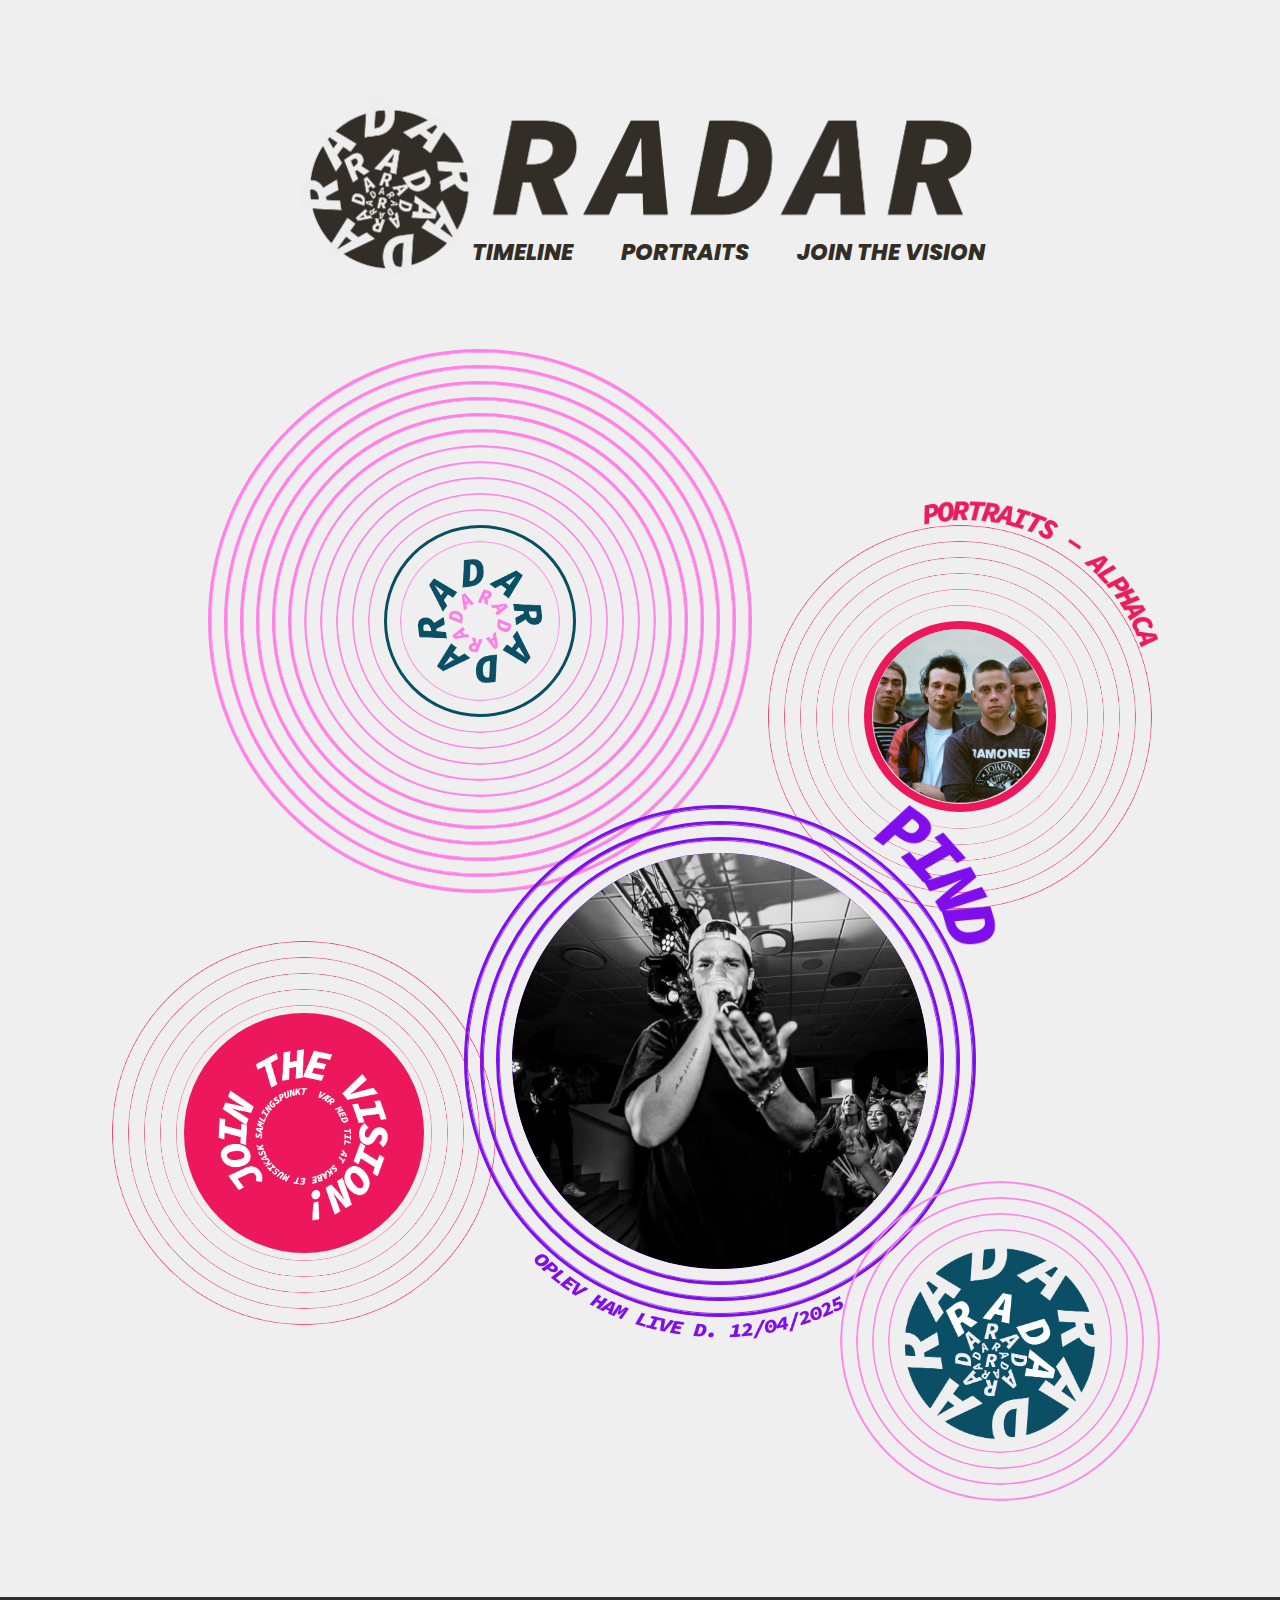
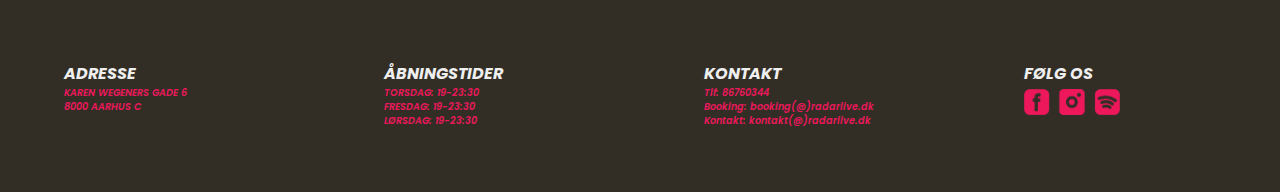
<file: index.html>
<!DOCTYPE html>
<html lang="da">
<head>
 <meta charset="UTF-8">
 <meta name="viewport" content="width=device-width, initial-scale=1.0">
 <meta http-equiv="X-UA-Compatible" content="ie=edge">
 <!--METATAGS-->
<meta name="title" content="Radar.COM | FORSIDE">
<meta name="description" content="Velkommen til forsiden af Radar's content website for forårets koncerter og events.">
<meta name="keywords" content="plakater, kunstplakater, designplakater, indretning, Aarhus, plakatbutik, kunst, rammer, speciallavede rammer, bestsellers, personlig indretning, kvalitetsplakater, plakatshop, moderne plakater, unik kunst, Plakaten">
<meta name="robots" content="index, follow">
<meta name="language" content="English">
<meta name="revisit-after" content="8 days">
</head>

 <title>RADAR FORSIDE</title>
 <link rel="stylesheet" href="css/index.css">

<!-- Her er linket til koden af vores font fundet på google fonts: https://fonts.google.com/specimen/Poppins -->

<link href="https://fonts.googleapis.com/css2?family=Poppins:ital,wght@0,100;0,200;0,300;0,400;0,500;0,600;0,700;0,800;0,900;1,100;1,200;1,300;1,400;1,500;1,600;1,700;1,800;1,900&family=Source+Code+Pro:ital,wght@0,200..900;1,200..900&display=swap" rel="stylesheet">
</head>

<!-- Her er sitets logo og menu punkter -->
<header class="main-header">

  <div class="logo">
    <a href="index.html" class="logosection">
      <img src="images/logofinal01.png" alt="Logo"></a>
  </div>

  <nav class="main-nav">
      <ul>
        <li><a href="Timeline.html">TIMELINE</a></li>
        <li><a href="Portraits.html">PORTRAITS</a></li>
        <li><a href="Jointhevision.html">JOIN THE VISION</a></li>
    </ul>
  </nav>
  </header>  

<body>
  <article class="illustration1">
    <img class="pinkcirkel13" src="images/pinkcirkel.png" alt="pink">
    <img class="pinkcirkel12" src="images/pinkcirkel.png" alt="pink">
    <img class="pinkcirkel11" src="images/pinkcirkel.png" alt="pink">
    <img class="pinkcirkel10" src="images/pinkcirkel.png" alt="pink">
    <img class="pinkcirkel9" src="images/pinkcirkel.png" alt="pink">
    <img class="pinkcirkel8" src="images/pinkcirkel.png" alt="pink">
    <img class="pinkcirkel7" src="images/pinkcirkel1.png" alt="pink">
    <img class="pinkcirkel6" src="images/pinkcirkel1.png" alt="pink">
    <img class="pinkcirkel5" src="images/pinkcirkel1.png" alt="pink">
    <img class="pinkcirkel4" src="images/pinkcirkel1.png" alt="pink">
    <img class="pinkcirkel3" src="images/pinkcirkel1.png" alt="pink">
    <img class="pinkcirkel1" src="images/pinkcirkel1.png" alt="pink">
    <img class="cirkel1" src="images/illustration1.png" alt="illustration1">
  </article>


  <article class="illustration2">
    <img class="textapacha" src="images/FORSIDetext.png" alt="textaacha">
    <img class="redcirkel6" src="images/roedcirkel.png" alt="red">
    <img class="redcirkel5" src="images/roedcirkel.png" alt="red">
    <img class="redcirkel4" src="images/roedcirkel.png" alt="red">
    <img class="redcirkel3" src="images/roedcirkel.png" alt="red">
    <img class="redcirkel2" src="images/roedcirkel.png" alt="red">
    <img class="redcirkel1" src="images/roedcirkel.png" alt="red">
    <a href="Portraits.html"><img class="cirkel2" src="images/apacha.png" alt="apacha" ></a>
  </article>

  <article class="illustration3">
    <img class="textpind1" src="images/pind text.png" alt="pind">
    <img class="textpind2" src="images/textpind5.png" alt="pind">
    <img class="lillacirkel10" src="images/lillacirkel.png" alt="lilla">
    <img class="lillacirkel9" src="images/lillacirkel.png" alt="lilla">
    <img class="lillacirkel8" src="images/lillacirkel.png" alt="lilla">
    <a href="Timeline.html"><img class="cirkel3" src="images/pind.png" alt="join"></a>
  </article>

  <article class="illustration4">
    <img class="redcirkel6" src="images/roedcirkel.png" alt="red">
    <img class="redcirkel5" src="images/roedcirkel.png" alt="red">
    <img class="redcirkel4" src="images/roedcirkel.png" alt="red">
    <img class="redcirkel3" src="images/roedcirkel.png" alt="red">
    <img class="redcirkel2" src="images/roedcirkel.png" alt="red">
    <img class="redcirkel1" src="images/roedcirkel.png" alt="red">
    <a href="Jointhevision.html"><img class="cirkel4" src="images/jointhevision2.png" alt="join"></a>
  </article>

  <article class="illustration5">
    <img class="cirkel5" src="images/logoblaa.png" alt="illustration5">
    <img class="pinkcirkel6" src="images/pinkcirkel1.png" alt="pink">
    <img class="pinkcirkel5" src="images/pinkcirkel1.png" alt="pink">
    <img class="pinkcirkel4" src="images/pinkcirkel1.png" alt="pink">
    <img class="pinkcirkel3" src="images/pinkcirkel1.png" alt="pink">
  </article>

  
<!-- Her er sitets footer med åbningstider, adresse og kontaktinfomationer -->
  <footer class="footer">
    <div class="footer-section">
        <h3>ADRESSE</h3>
        <p>KAREN WEGENERS GADE 6</p>
          <p>8000 AARHUS C<br></p>
    </div>
    <div class="footer-section">
      <h3>ÅBNINGSTIDER</h3>
      <p>TORSDAG: 19-23:30</p>
      <p>FRESDAG: 19-23:30</p>
      <p>LØRSDAG: 19-23:30</p>
  </div>
  <div class="footer-section">
    <h3>KONTAKT</h3>
    <p>Tlf: 86760344</p>
    <p>Booking: booking(@)radarlive.dk</p>
    <p>Kontakt: kontakt(@)radarlive.dk</p>
</div>
    <div class="footer-section">
        <h3>FØLG OS</h3>
        <img class="ikoner" src="images/ikoner.png">
    </div>
</footer>


</body>
</html>
</file>
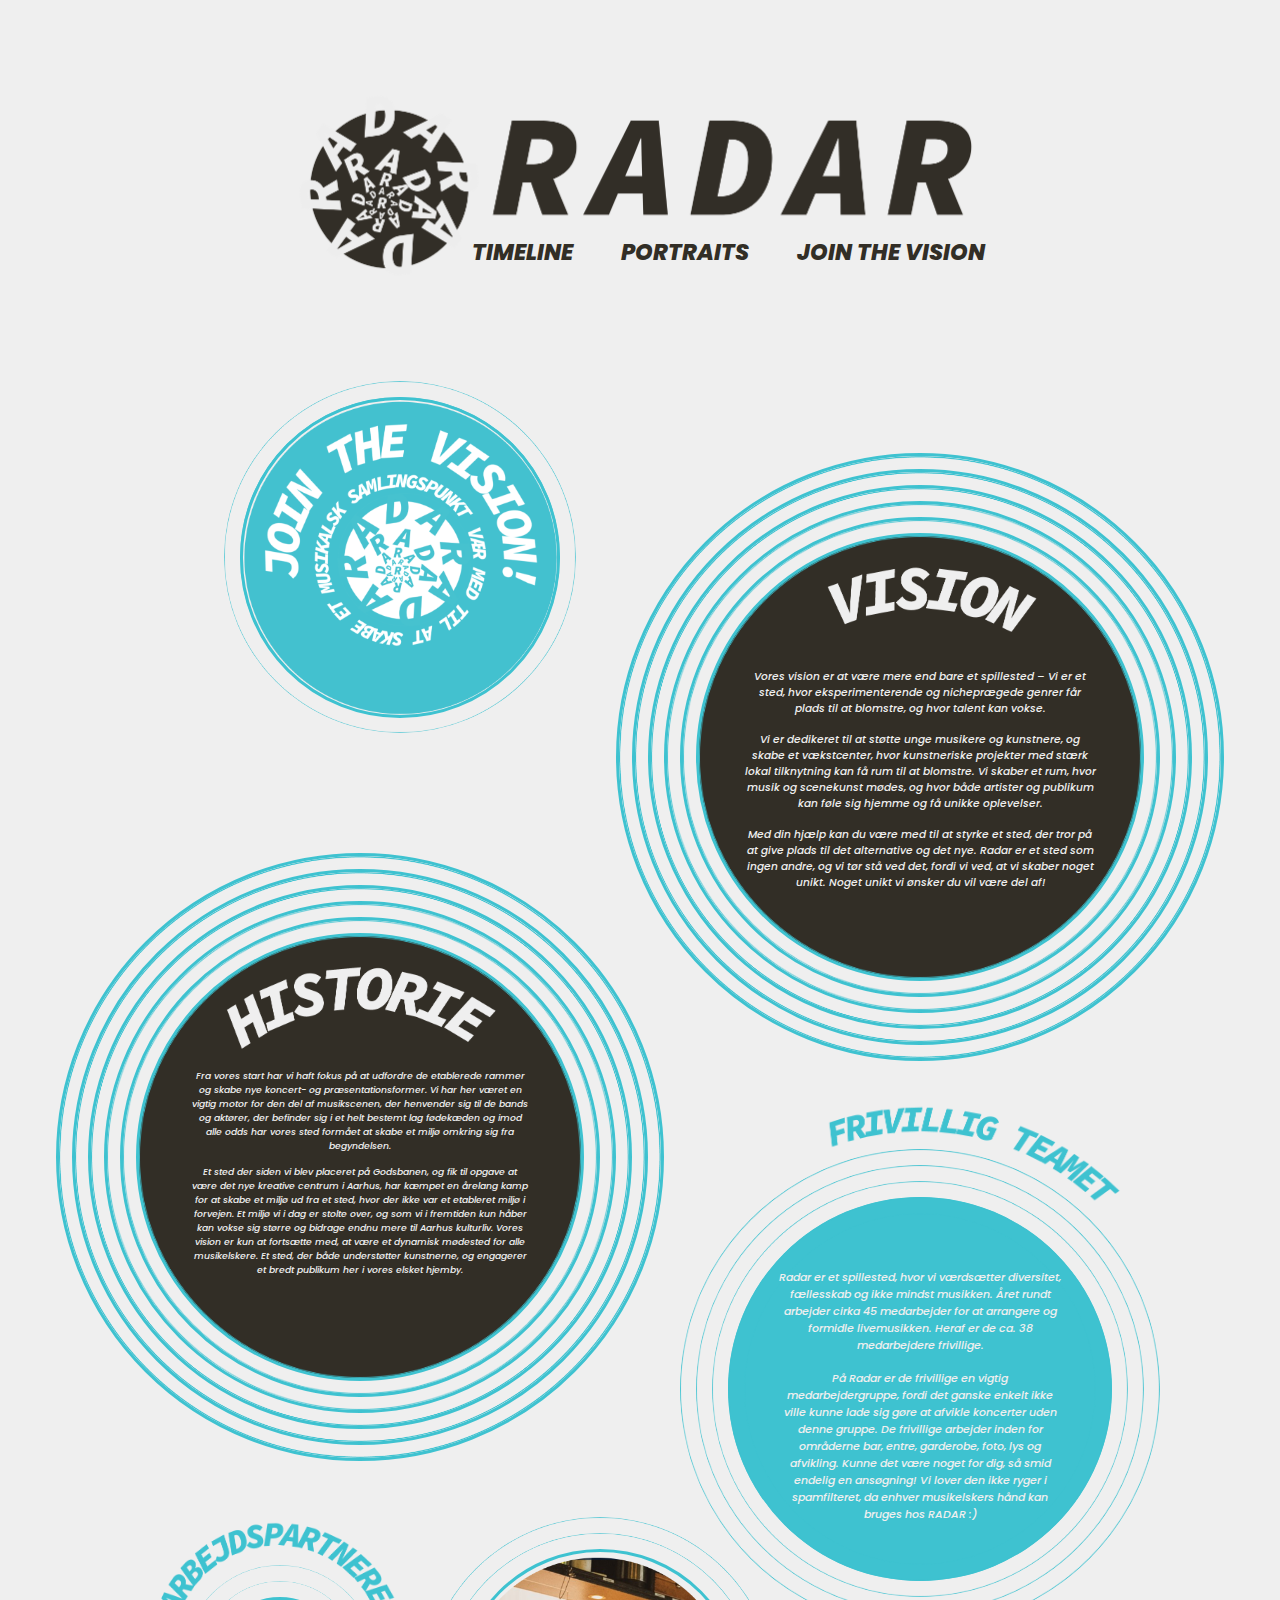
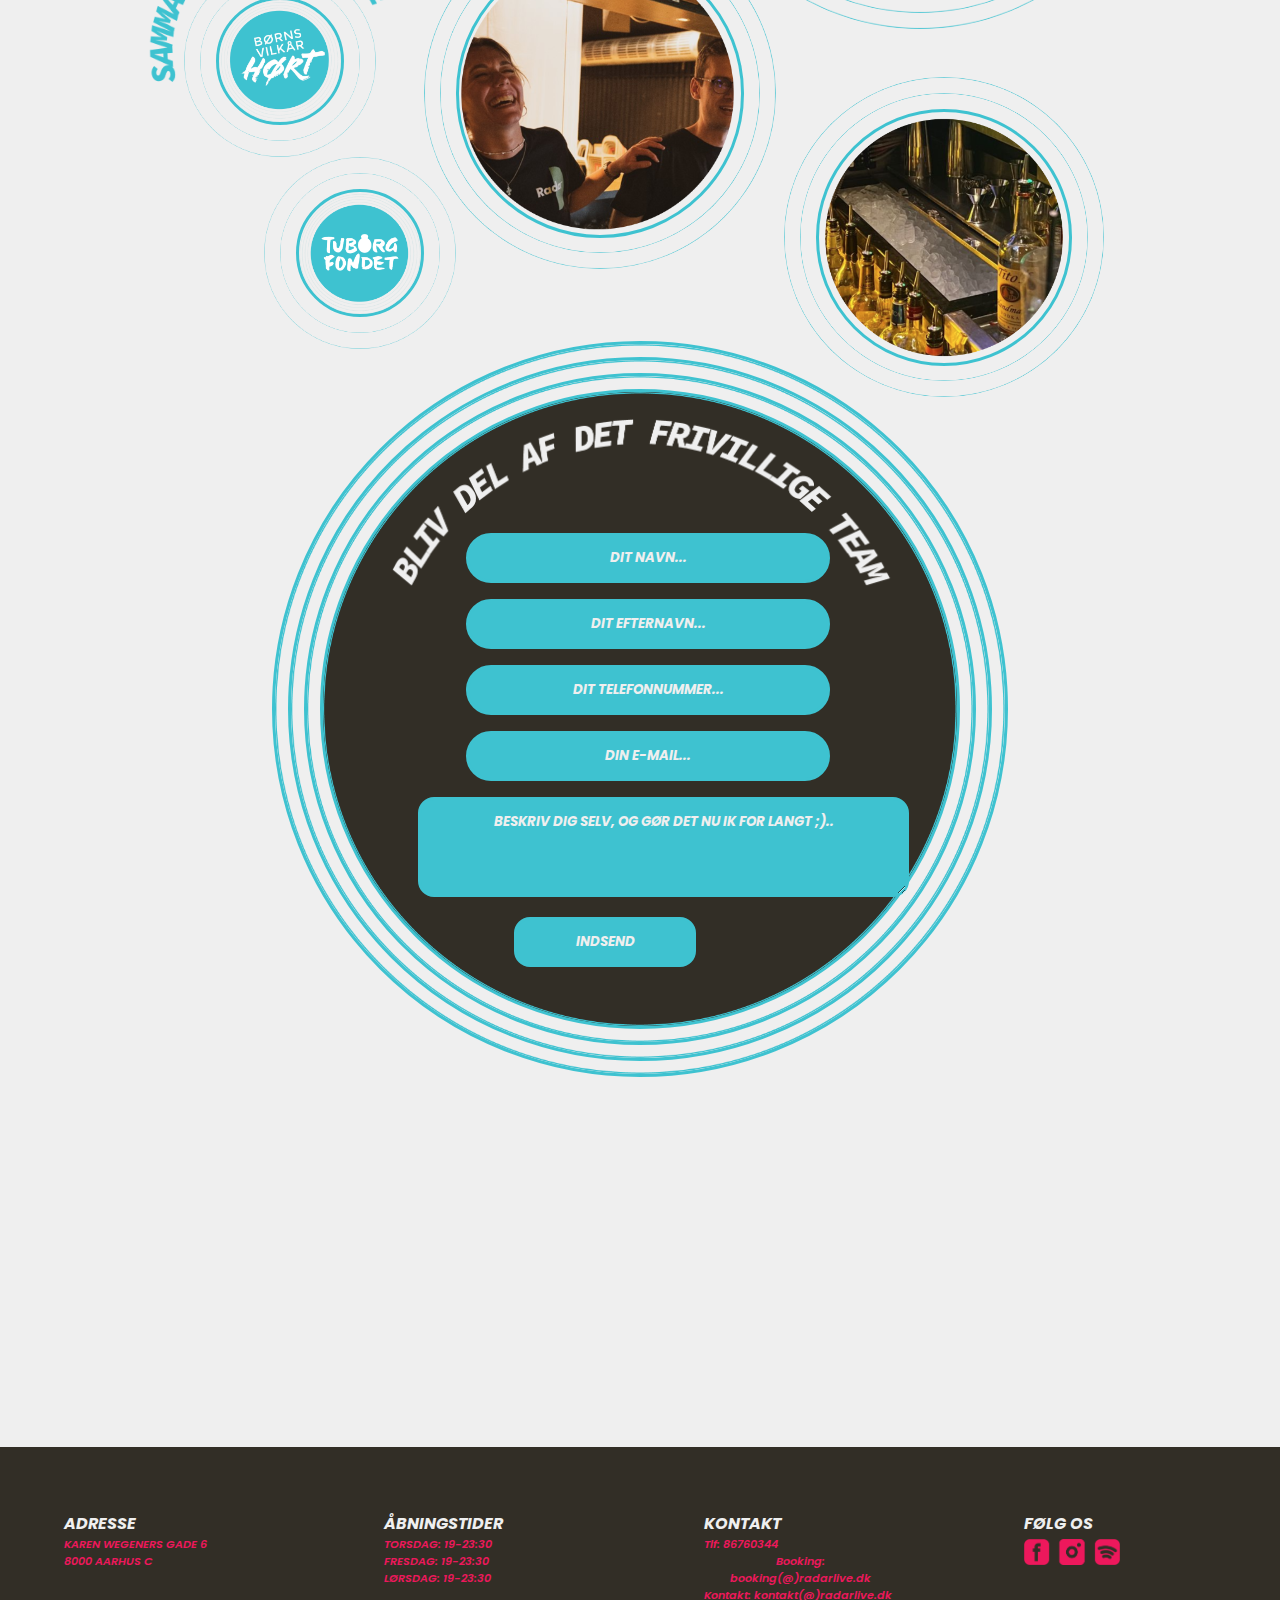
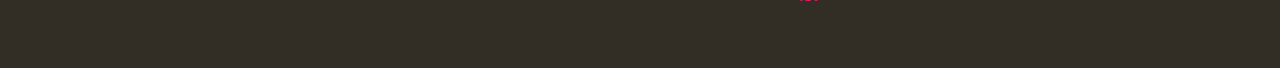
<file: Jointhevision.html>
<!DOCTYPE html>
<html lang="da">
<head>
       <meta charset="UTF-8">
       <meta name="viewport" content="width=device-width, initial-scale=1.0">
      <!--METATAGS-->
       <meta name="title" content="RADAR.COM | JOIN THE VISION">
       <meta name="description" content="“Udforsk Plakatens galleri med et stort udvalg af kunst- og designplakater. Find populære kategorier som grafisk, abstrakt, Matisse, vintage og Picasso. Gennemse alle plakater og bliv inspireret til at skabe din egen unikke indretning.”">
       <meta name="keywords" content="plakater, kunstplakater, designplakater, galleri, grafisk kunst, abstrakt kunst, Matisse, vintage plakater, Picasso, indretning, plakatsamling, populære plakater, kunstbutik, Aarhus, unikke plakater, moderne kunst, vægkunst">
       <meta name="robots" content="index, follow">
       <meta name="language" content="English">
       <meta name="revisit-after" content="8 days">
</head>

   <title>RADAR - JOIN THE VISION</title>
   <link rel="stylesheet" href="css/jointhevision.css">
  
  
  <!-- Her er linket til koden af vores font fundet på google fonts: https://fonts.google.com/specimen/Poppins -->

  <link href="https://fonts.googleapis.com/css2?family=Poppins:ital,wght@0,100;0,200;0,300;0,400;0,500;0,600;0,700;0,800;0,900;1,100;1,200;1,300;1,400;1,500;1,600;1,700;1,800;1,900&family=Source+Code+Pro:ital,wght@0,200..900;1,200..900&display=swap" rel="stylesheet">
  </head>

  <!-- Her er sitets logo og menu punkter -->
  <header class="main-header">
  
    <div class="logo">
      <a href="index.html" class="logosection">
        <img src="images/logofinal01.png" alt="Logo"></a>
    </div>
  
    <nav class="main-nav">
        <ul>
          <li><a href="Timeline.html">TIMELINE</a></li>
          <li><a href="Portraits.html">PORTRAITS</a></li>
          <li><a href="Jointhevision.html">JOIN THE VISION</a></li>
      </ul>
    </nav>
    </header>    
<body>
    
    <article class="illustration1">
        <img class="pinkcirkel7" src="images/blaacirkel.png" alt="pink">
        <img class="pinkcirkel6" src="images/blaacirkel.png" alt="pink">
        <img class="cirkel1" src="images/illustrationlogo.png" alt="illustration1">
    </article>

    <article class="illustration2">
        <img class="lillacirkel13" src="images/blaacirkel.png" alt="lilla">
        <img class="lillacirkel12" src="images/blaacirkel.png" alt="lilla">
        <img class="lillacirkel11" src="images/blaacirkel.png" alt="lilla">
        <img class="lillacirkel10" src="images/blaacirkel.png" alt="lilla">
        <img class="lillacirkel9" src="images/blaacirkel.png" alt="lilla">
        <img class="lillacirkel8" src="images/blaacirkel.png" alt="lilla">  
        <img class="overskrift1" src="images/visiontext.png" alt="illustration2"> 
            <div class="textvision">
                <h5>Vores vision er at være mere end bare et spillested – Vi er et sted, hvor eksperimenterende og nicheprægede genrer får plads til at blomstre, og hvor talent kan vokse.</h5> <br>
                <h5>Vi er dedikeret til at støtte unge musikere og kunstnere, og skabe et vækstcenter, hvor kunstneriske projekter med stærk lokal tilknytning kan få rum til at blomstre. Vi skaber et rum, hvor musik og scenekunst mødes, og hvor både artister og publikum kan føle sig hjemme og få unikke oplevelser.</h5><br>
                <h5> Med din hjælp kan du være med til at styrke et sted, der tror på at give plads til det alternative og det nye. Radar er et sted som ingen andre, og vi tør stå ved det, fordi vi ved, at vi skaber noget unikt. Noget unikt vi ønsker du vil være del af!</h5><br>
            </div>
      </article>

      <article class="illustration3">
        <img class="lillacirkel13" src="images/blaacirkel.png" alt="lilla">
        <img class="lillacirkel12" src="images/blaacirkel.png" alt="lilla">
        <img class="lillacirkel11" src="images/blaacirkel.png" alt="lilla">
        <img class="lillacirkel8" src="images/blaacirkel.png" alt="lilla">
        <img class="overskrift2" src="images/Historietext.png" alt="illustration2">
        <img class="lillacirkel10" src="images/blaacirkel.png" alt="lilla">
        <img class="lillacirkel9" src="images/blaacirkel.png" alt="lilla">
        <div class="texthistorie">
            <h5>Fra vores start har vi haft fokus på at udfordre de etablerede rammer og skabe nye koncert- og præsentationsformer. Vi har her været en vigtig motor for den del af musikscenen, der henvender sig til de bands og aktører, der befinder sig i et helt bestemt lag fødekæden og imod alle odds har vores sted formået at skabe et miljø omkring sig fra begyndelsen.</h5>
           <br>
            <h5>Et sted der siden vi blev placeret på Godsbanen, og fik til opgave at være det nye kreative centrum i Aarhus, har kæmpet en årelang kamp for at skabe et miljø ud fra et sted, hvor der ikke var et etableret miljø i forvejen.
                Et miljø vi i dag er stolte over, og som vi i fremtiden kun håber kan vokse sig større og bidrage endnu mere til Aarhus kulturliv. Vores vision er kun at fortsætte med, at være et dynamisk mødested for alle musikelskere. Et sted, der både understøtter kunstnerne, og engagerer et bredt publikum her i vores elsket hjemby.
                 </h5>
      </article>

      <article class="illustration4">
        <img class="frivillige" src="images/frivilligtext.png" alt="frivillige">
        <img class="pinkcirkel11" src="images/blaacirkel.png" alt="pink">
        <img class="pinkcirkel10" src="images/blaacirkel.png" alt="pink">
        <img class="pinkcirkel9" src="images/blaacirkel.png" alt="pink">
        <img class="pinkcirkel8" src="images/blaacirkel.png" alt="pink">
        <img class="pinkcirkel7" src="images/blaacirkel.png" alt="pink">
        <div class="textfrivillige">
            <h5>Radar er et spillested, hvor vi værdsætter diversitet, fællesskab og ikke mindst musikken. Året rundt arbejder cirka 45 medarbejder for at arrangere og formidle livemusikken. Heraf er de ca. 38 medarbejdere frivillige.</h5><br>
            <h5>På Radar er de frivillige en vigtig medarbejdergruppe, fordi det ganske enkelt ikke ville kunne lade sig gøre at afvikle koncerter uden denne gruppe. De frivillige arbejder inden for områderne bar, entre, garderobe, foto, lys og afvikling. Kunne det være noget for dig, så smid endelig en ansøgning! Vi lover den ikke ryger i spamfilteret, da enhver musikelskers hånd kan bruges hos RADAR :)</h5>
    </article>

    <article class="illustration5">
        <img class="pinkcirkel7" src="images/blaacirkel.png" alt="pink">
        <img class="pinkcirkel6" src="images/blaacirkel.png" alt="pink">
        <img class="cirkel5" src="images/frivillig.png" alt="illustration5">
    </article>

    <article class="illustration6">
        <img class="pinkcirkel6" src="images/blaacirkel.png" alt="pink">
        <img class="pinkcirkel5" src="images/blaacirkel.png" alt="pink">
        <img class="cirkel6" src="images/bar.png" alt="illustration6">
    </article>

    <article class="illustration7">
        <img class="texthoert" src="images/sammarbejdspartnere.png" alt="sammarbejdspartnere">
        <img class="pinkcirkel2" src="images/blaacirkel.png" alt="pink">
        <img class="pinkcirkel1" src="images/blaacirkel.png" alt="pink">
        <img class="cirkel2" src="images/hørt.png" alt="illustration2">
    </article>

    <article class="illustration8">
        <img class="pinkcirkel2" src="images/blaacirkel.png" alt="pink">
        <img class="pinkcirkel1" src="images/blaacirkel.png" alt="pink">
        <img class="cirkel3" src="images/tuborg.png" alt="illustration3">
    </article>

    <article class="illustration9">
        <img class="lillacirkel17" src="images/blaacirkel.png" alt="lilla">
        <img class="lillacirkel14" src="images/blaacirkel.png" alt="lilla">
        <img class="overskrift3" src="images/formulartext.png" alt="illustration9">
        <img class="lillacirkel16" src="images/blaacirkel.png" alt="lilla">
        <img class="lillacirkel15" src="images/blaacirkel.png" alt="lilla">

            <form class="tilmelding">
                    <div class="navn">
                        <input type="text" id="fname" name="firstname" placeholder="DIT NAVN...">
                    </div>
               
                    <div class="efternavn">
                        <input type="text" id="lname" name="lastname" placeholder="DIT EFTERNAVN...">
                    </div>

                    <div class="telefonnummer">
                        <input type="text" id="lname" name="number" placeholder="DIT TELEFONNUMMER...">
                    </div>

                    <div class="email">
                        <input type="text" id="lname" name="email" placeholder="DIN E-MAIL...">
                    </div>
               
                    <div class="beskrivelse">
                        <textarea id="BESKRIVELSE" name="besrkivelse" placeholder="BESKRIV DIG SELV, OG GØR DET NU IK FOR LANGT ;).." style="height:100px"></textarea>
                    </div>

                    <div class="row">
                     <input type="submit" value="INDSEND">
                    </div>

                </div>
            </form>


        
      </article>
      
  <!-- Her er sitets footer med åbningstider, adresse og kontaktinfomationer -->
  <footer class="footer">
    <div class="footer-section">
        <h3>ADRESSE</h3>
        <p>KAREN WEGENERS GADE 6</p>
          <p>8000 AARHUS C<br></p>
    </div>
    <div class="footer-section">
      <h3>ÅBNINGSTIDER</h3>
      <p>TORSDAG: 19-23:30</p>
      <p>FRESDAG: 19-23:30</p>
      <p>LØRSDAG: 19-23:30</p>
  </div>
  <div class="footer-section">
    <h3>KONTAKT</h3>
    <p>Tlf: 86760344</p>
    <p>Booking: booking(@)radarlive.dk</p>
    <p>Kontakt: kontakt(@)radarlive.dk</p>
</div>
    <div class="footer-section">
        <h3>FØLG OS</h3>
        <img class="ikoner" src="images/ikoner.png">
    </div>
</footer>

</body>
</html>
</file>
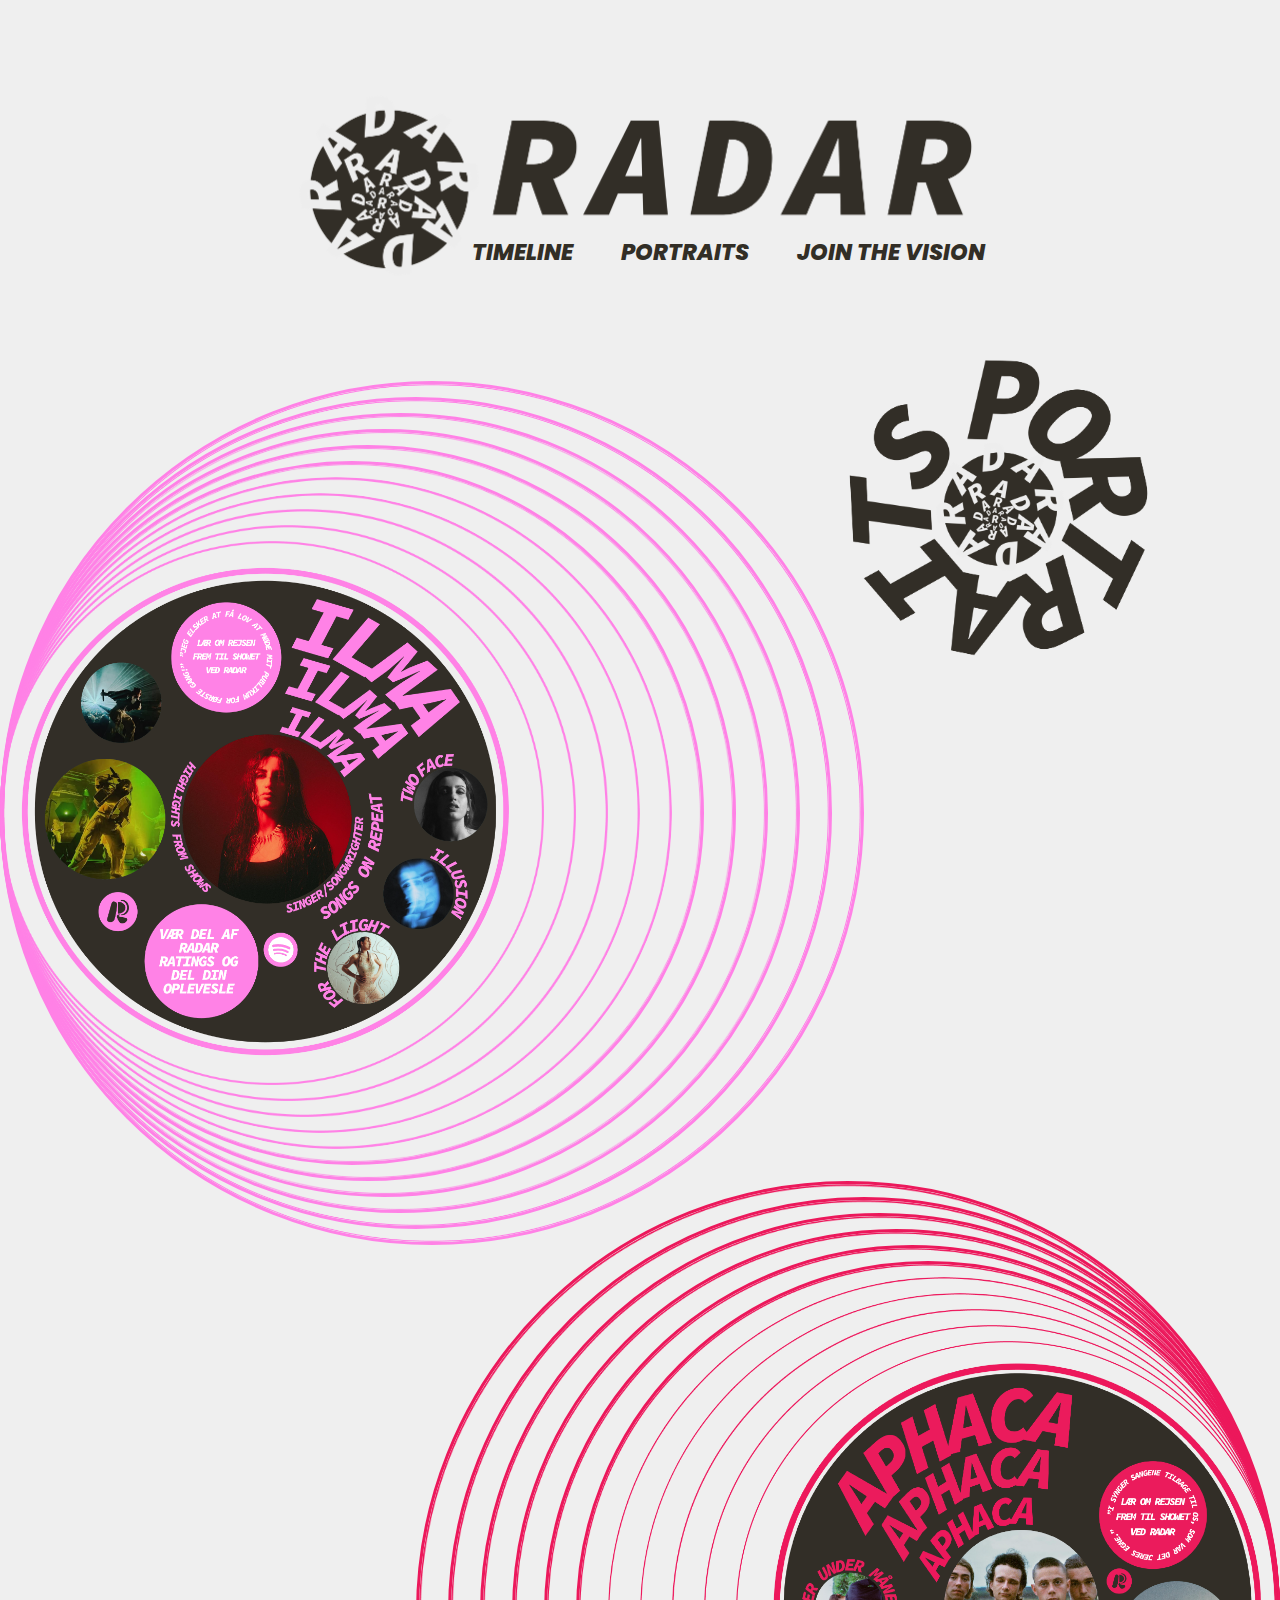
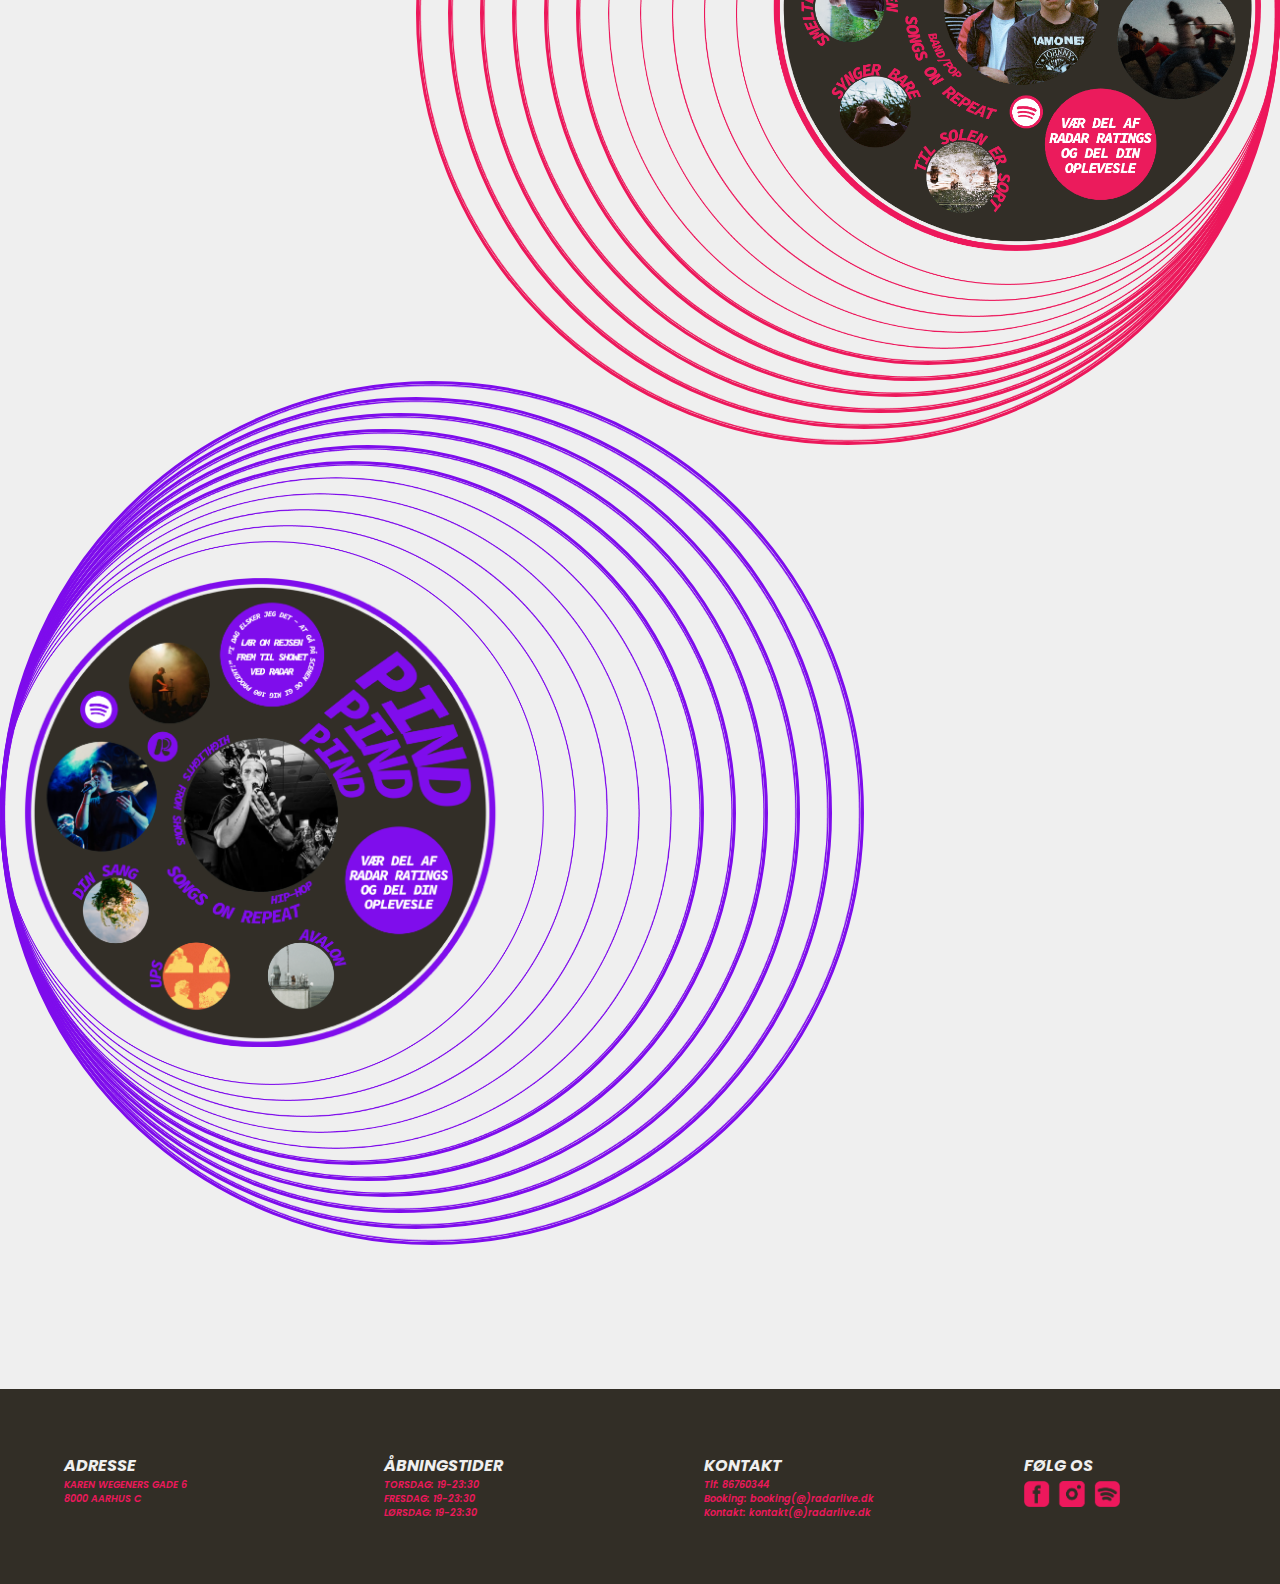
<file: Portraits.html>
<!DOCTYPE html>
<html lang="da">
<head>
       <meta charset="UTF-8">
       <meta name="viewport" content="width=device-width, initial-scale=1.0">
      <!--METATAGS-->
       <meta name="title" content="RADAR.COM | PORTRAITS">
       <meta name="description" content="“Udforsk Plakatens galleri med et stort udvalg af kunst- og designplakater. Find populære kategorier som grafisk, abstrakt, Matisse, vintage og Picasso. Gennemse alle plakater og bliv inspireret til at skabe din egen unikke indretning.”">
       <meta name="keywords" content="plakater, kunstplakater, designplakater, galleri, grafisk kunst, abstrakt kunst, Matisse, vintage plakater, Picasso, indretning, plakatsamling, populære plakater, kunstbutik, Aarhus, unikke plakater, moderne kunst, vægkunst">
       <meta name="robots" content="index, follow">
       <meta name="language" content="English">
       <meta name="revisit-after" content="8 days">
</head>

   <title>RADAR TIMELINE</title>
   <link rel="stylesheet" href="css/portraits.css">
  
  
  <!-- Her er linket til koden af vores font fundet på google fonts: https://fonts.google.com/specimen/Poppins -->

  <link href="https://fonts.googleapis.com/css2?family=Poppins:ital,wght@0,100;0,200;0,300;0,400;0,500;0,600;0,700;0,800;0,900;1,100;1,200;1,300;1,400;1,500;1,600;1,700;1,800;1,900&family=Source+Code+Pro:ital,wght@0,200..900;1,200..900&display=swap" rel="stylesheet">
  </head>

  <!-- Her er sitets logo og menu punkter -->
  <header class="main-header">
  
    <div class="logo">
      <a href="index.html" class="logosection">
        <img src="images/logofinal01.png" alt="Logo"></a>
    </div>
  
    <nav class="main-nav">
        <ul>
          <li><a href="Timeline.html">TIMELINE</a></li>
          <li><a href="Portraits.html">PORTRAITS</a></li>
          <li><a href="Jointhevision.html">JOIN THE VISION</a></li>
      </ul>
    </nav>
    </header>  
  
  <body>

    <article class="infographic1">
      <img class="pinkcirkel13" src="images/pinkcirkel.png" alt="pink">
      <img class="pinkcirkel12" src="images/pinkcirkel.png" alt="pink">
      <img class="pinkcirkel11" src="images/pinkcirkel.png" alt="pink">
      <img class="pinkcirkel10" src="images/pinkcirkel.png" alt="pink">
      <img class="pinkcirkel9" src="images/pinkcirkel.png" alt="pink">
      <img class="pinkcirkel8" src="images/pinkcirkel.png" alt="pink">
      <img class="pinkcirkel7" src="images/pinkcirkel3.png" alt="pink">
      <img class="pinkcirkel6" src="images/pinkcirkel3.png" alt="pink">
      <img class="pinkcirkel5" src="images/pinkcirkel3.png" alt="pink">
      <img class="pinkcirkel4" src="images/pinkcirkel3.png" alt="pink">
      <img class="pinkcirkel3" src="images/pinkcirkel3.png" alt="pink">
      <img class="cirkel1" src="images/ilmainfo.png" alt="illustration1">
    </article>
   

    <section class="overskrift">
      <img class="portraitlogo" src="images/portraits2.png">
    </section>


    <article class="infographic2">
      <img class="roedcirkel13" src="images/roedcirkel.png" alt="roed">
      <img class="roedcirkel12" src="images/roedcirkel.png" alt="roed">
      <img class="roedcirkel11" src="images/roedcirkel.png" alt="roed">
      <img class="roedcirkel10" src="images/roedcirkel.png" alt="roed">
      <img class="roedcirkel9" src="images/roedcirkel.png" alt="roed">
      <img class="roedcirkel8" src="images/roedcirkel.png" alt="roed">
      <img class="roedcirkel7" src="images/roedcirkel.png" alt="roed">
      <img class="roedcirkel6" src="images/roedcirkel.png" alt="roed">
      <img class="roedcirkel5" src="images/roedcirkel.png" alt="roed">
      <img class="roedcirkel4" src="images/roedcirkel.png" alt="roed">
      <img class="roedcirkel3" src="images/roedcirkel.png" alt="roed">
      <img class="cirkel2" src="images/apachainfo.png" alt="illustration1">
    </article>

    <article class="infographic3">
      <img class="lillacirkel13" src="images/lillacirkel.png" alt="lilla">
      <img class="lillacirkel12" src="images/lillacirkel.png" alt="lilla">
      <img class="lillacirkel11" src="images/lillacirkel.png" alt="lilla">
      <img class="lillacirkel10" src="images/lillacirkel.png" alt="lilla">
      <img class="lillacirkel9" src="images/lillacirkel.png" alt="lilla">
      <img class="lillacirkel8" src="images/lillacirkel.png" alt="lilla">
      <img class="lillacirkel7" src="images/lillacirkel.png" alt="lilla">
      <img class="lillacirkel6" src="images/lillacirkel.png" alt="lilla">
      <img class="lillacirkel5" src="images/lillacirkel.png" alt="lilla">
      <img class="lillacirkel4" src="images/lillacirkel.png" alt="lilla">
      <img class="lillacirkel3" src="images/lillacirkel.png" alt="lilla">
  
      <img class="cirkel3" src="images/pindinfo.png" alt="illustration1">
    </article>
  
    
  <!-- Her er sitets footer med åbningstider, adresse og kontaktinfomationer -->
    <footer class="footer">
      <div class="footer-section">
          <h3>ADRESSE</h3>
          <p>KAREN WEGENERS GADE 6</p>
            <p>8000 AARHUS C<br></p>
      </div>
      <div class="footer-section">
        <h3>ÅBNINGSTIDER</h3>
        <p>TORSDAG: 19-23:30</p>
        <p>FRESDAG: 19-23:30</p>
        <p>LØRSDAG: 19-23:30</p>
    </div>
    <div class="footer-section">
      <h3>KONTAKT</h3>
      <p>Tlf: 86760344</p>
      <p>Booking: booking(@)radarlive.dk</p>
      <p>Kontakt: kontakt(@)radarlive.dk</p>
  </div>
      <div class="footer-section">
          <h3>FØLG OS</h3>
          <img class="ikoner" src="images/ikoner.png">
      </div>
  </footer>
  
    <script src="js/js.js"></script>
  
  </body>
  </html>
</file>
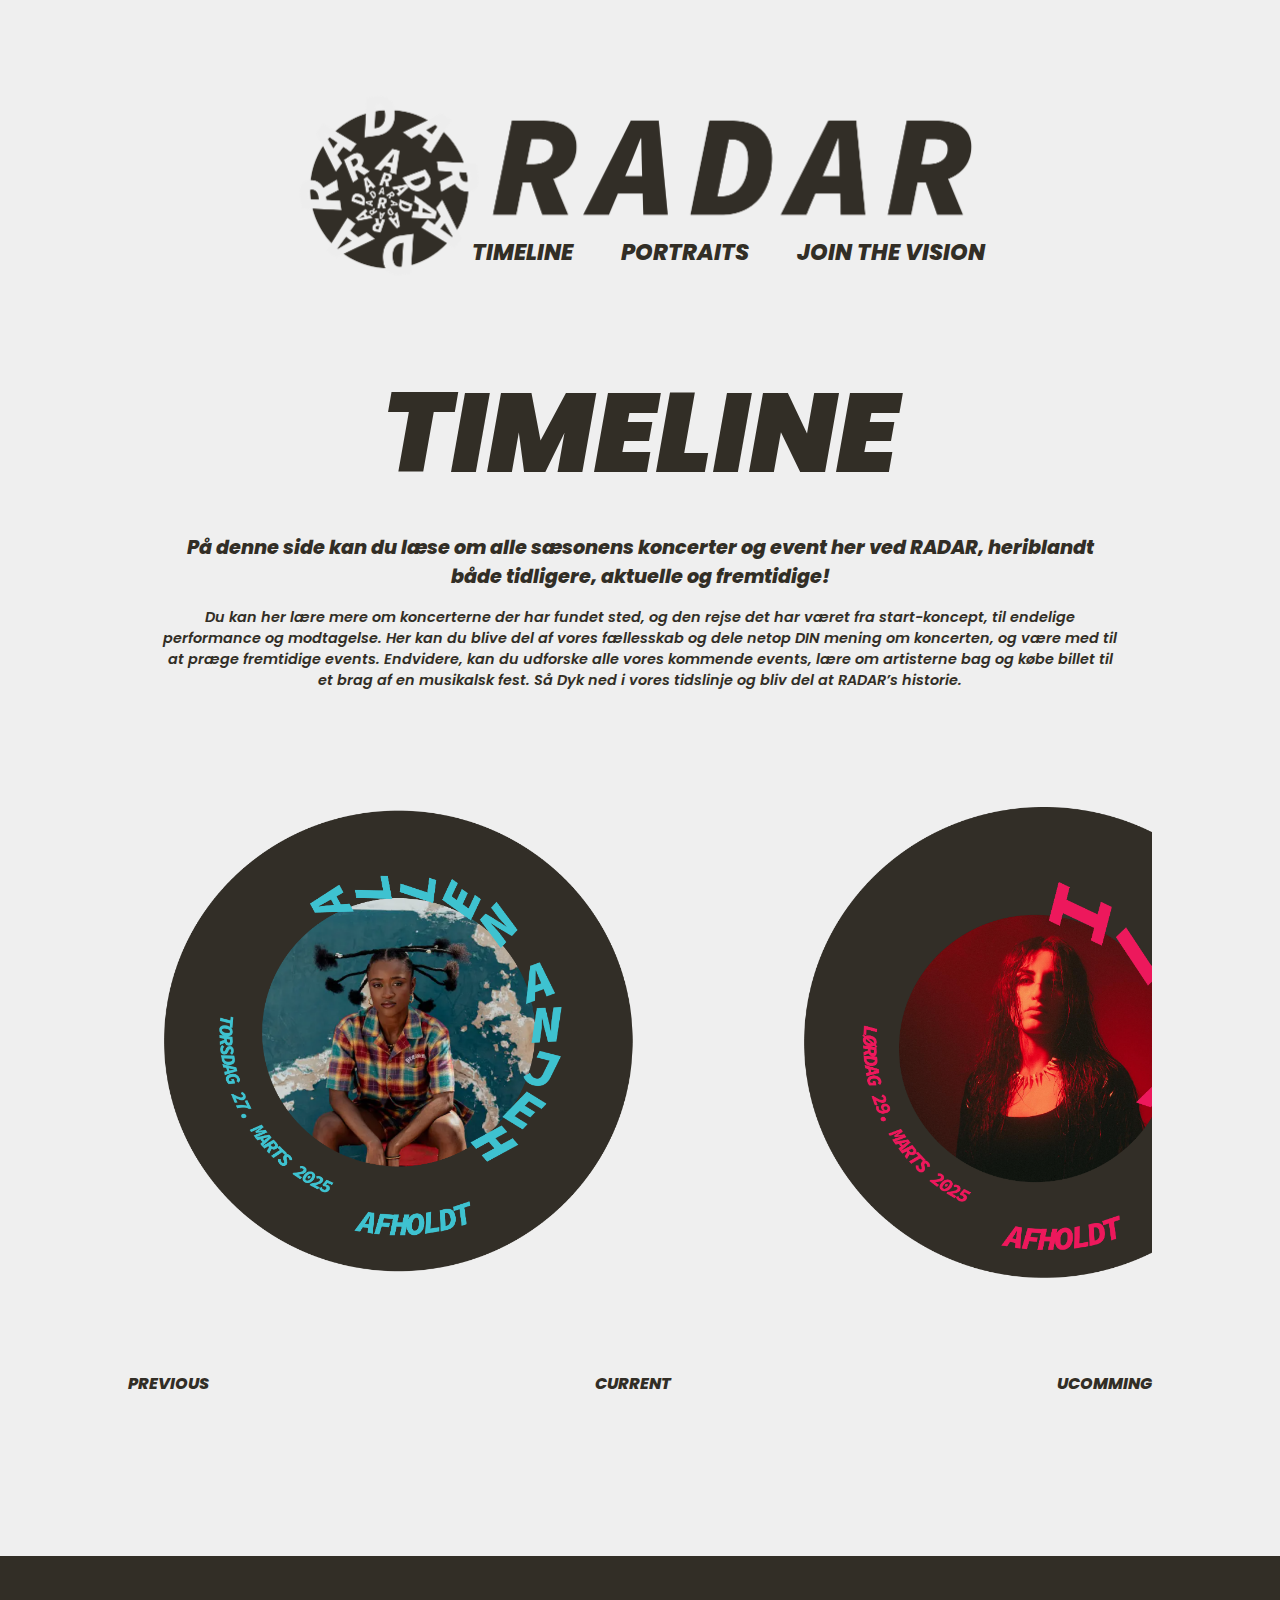
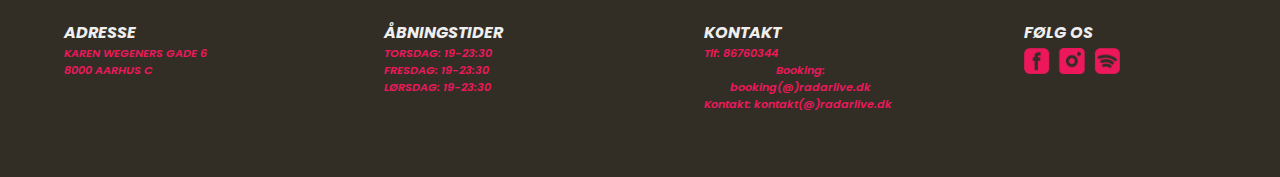
<file: Timeline.html>
<!DOCTYPE html>
<html lang="da">
<head>
       <meta charset="UTF-8">
       <meta name="viewport" content="width=device-width, initial-scale=1.0">
      <!--METATAGS-->
       <meta name="title" content="RADAR.COM | TIMELINE">
       <meta name="description" content="“Udforsk Plakatens galleri med et stort udvalg af kunst- og designplakater. Find populære kategorier som grafisk, abstrakt, Matisse, vintage og Picasso. Gennemse alle plakater og bliv inspireret til at skabe din egen unikke indretning.”">
       <meta name="keywords" content="plakater, kunstplakater, designplakater, galleri, grafisk kunst, abstrakt kunst, Matisse, vintage plakater, Picasso, indretning, plakatsamling, populære plakater, kunstbutik, Aarhus, unikke plakater, moderne kunst, vægkunst">
       <meta name="robots" content="index, follow">
       <meta name="language" content="English">
       <meta name="revisit-after" content="8 days">
</head>

   <title>RADAR TIMELINE</title>
   <link rel="stylesheet" href="css/timeline.css">
  
  
  <!-- Her er linket til koden af vores font fundet på google fonts: https://fonts.google.com/specimen/Poppins -->

  <link href="https://fonts.googleapis.com/css2?family=Poppins:ital,wght@0,100;0,200;0,300;0,400;0,500;0,600;0,700;0,800;0,900;1,100;1,200;1,300;1,400;1,500;1,600;1,700;1,800;1,900&family=Source+Code+Pro:ital,wght@0,200..900;1,200..900&display=swap" rel="stylesheet">
  </head>

  <!-- Her er sitets logo og menu punkter -->
  <header class="main-header">
  
    <div class="logo">
      <a href="index.html" class="logosection">
        <img src="images/logofinal01.png" alt="Logo"></a>
    </div>
  
    <nav class="main-nav">
        <ul>
          <li><a href="Timeline.html">TIMELINE</a></li>
          <li><a href="Portraits.html">PORTRAITS</a></li>
          <li><a href="Jointhevision.html">JOIN THE VISION</a></li>
      </ul>
    </nav>
    </header>  
  
  <body>
    <section class="overskrifttimeline">
        <h1>TIMELINE</h1>
    </section>

    <section class="timelinetext">
        <h2>På denne side kan du læse om alle sæsonens koncerter og event her ved RADAR, heriblandt både tidligere, aktuelle og fremtidige!
         </section>
      
    <section class="timelinetext2">
            <h5>Du kan her lære mere om koncerterne der har fundet sted, og den rejse det har været fra start-koncept, til endelige performance og modtagelse. Her kan du blive del af vores fællesskab og dele netop DIN mening om koncerten, og være med til at præge fremtidige events. Endvidere, kan du udforske alle vores kommende events, lære om artisterne bag og købe billet til et brag af en musikalsk fest. Så Dyk ned i vores tidslinje og bliv del at RADAR’s historie. </h2>
        </section>
         


    <article>
          <section class="koncert">
            <div class="koncertboks1">
                <img src="images/TIMELINES1.png" alt="allen">
            </div>
    
            <div class="koncertboks2">
              <img src="images/TIMELINES2.png" alt="ilma">
            </div>
    
            <div class="koncertboks3">
              <img src="images/TIMELINES3.png" alt="ungskab">
            </div>

            <div class="koncertboks4">
                <img src="images/TIMELINES4.png" alt="pind">
              </div>

              <div class="koncertboks5">
                <img src="images/TIMELINES5.png" alt="aphaca">
              </div>
          </section>   
      </article>

      <section class="tidslinje">
        <h6>PREVIOUS</h6>
        <h6>CURRENT</h6>
        <h6>UCOMMING</h6>
      </section>
    
  <!-- Her er sitets footer med åbningstider, adresse og kontaktinfomationer -->
    <footer class="footer">
      <div class="footer-section">
          <h3>ADRESSE</h3>
          <p>KAREN WEGENERS GADE 6</p>
            <p>8000 AARHUS C<br></p>
      </div>
      <div class="footer-section">
        <h3>ÅBNINGSTIDER</h3>
        <p>TORSDAG: 19-23:30</p>
        <p>FRESDAG: 19-23:30</p>
        <p>LØRSDAG: 19-23:30</p>
    </div>
    <div class="footer-section">
      <h3>KONTAKT</h3>
      <p>Tlf: 86760344</p>
      <p>Booking: booking(@)radarlive.dk</p>
      <p>Kontakt: kontakt(@)radarlive.dk</p>
  </div>
      <div class="footer-section">
          <h3>FØLG OS</h3>
          <img class="ikoner" src="images/ikoner.png">
      </div>
  </footer>
  
  </body>
  </html>
</file>
<file: css/index.css>
/**
 * file: css/index.css
 * purpose: styling
 **/

/* Define variables in the :root */
 :root {
/* Farvepalet: Plakaten */
   --white: #ffffff;
   --baggrund: #efefef;
   --moerkbrun:#322e26;
   --Moerkpink: #ec185b;
   --blaa: #3ec2d0;
   --lyserød: #ff81e6;
   --lilla: #7e0cec;
   --moerkeblå:#0A4E66; 
   --lysebrund:#635f56;
 }

/* Skrifttyper, størrelse, udseende og placering */
h3 {
  color:#efefef;
  font-family: "Poppins", serif;
  font-weight: 700;
  font-style: italic;
  text-align: center;
}
p{
  color: #ec185b;
  font-family: "Poppins", serif;
  font-weight: 600;
  font-size: 1.2rem;
  font-style: italic;
  text-align: center;
}

* {
  box-sizing: border-box;
  margin: 0;
  padding: 0;
}

 /*B baggrund */
body {
  background-color: var(--baggrund);
}

/* Flex af logo og menupunkter i header */
.main-header {
  justify-content: center;
  align-items: center;
}

.logo{
display: flex;
justify-content: center;
margin-right: 2rem;
}

/* Logo */
.logo img {
  width: 46rem;
}

/* Flex og placering af menupunkter */
.main-nav ul {
  list-style: none;
  display: flex;
  justify-content: center;
  align-items: center;
  gap: 3rem; /* mellemrum mellem nav tasterne*/
  margin-left: 11rem;
  margin-top: -5.5rem;
}

/* Styling af menupunkter */
.main-nav ul li a {
  text-decoration: none;
  color: var(--moerkbrun);
  font-family: "Poppins", serif;
  font-size: 1.4rem;
  font-weight: 800;
  font-style: italic;
}

.main-nav ul li a:hover {
  color:#ec185b;
}

.illustration1{
  position: relative;
 display: flex;
justify-content:center;
margin-top: 8rem;
margin-bottom: 28rem;
margin-right: 20rem;
}

.cirkel1 {
  position:absolute;
  width: 12rem;
  border-style: solid;
  border-color: var(--moerkeblå);
  border-radius: 10rem;
  margin-top: 8rem;
  animation:spin 35s linear infinite;
}
@keyframes spin{
  from{
    transform:rotate(360deg);
  }
  to{
    transform:rotate(0deg);
  }
}

.pinkcirkel1{
  position:absolute;
  width: 10rem;
  margin-top: 9rem;
  border-color: var(--lyserød);
  border-radius: 15rem; 
}

.pinkcirkel3{
  position:absolute;
  width: 14rem;
  margin-top: 7rem;
  border-color: var(--lyserød);
  border-radius: 15rem; 
}
.pinkcirkel4{
  position:absolute;
  width: 16rem;
  margin-top: 6rem;
  border-color: var(--lyserød);
  border-radius: 15rem; 
}
.pinkcirkel5{
  position:absolute;
  width: 18rem;
  margin-top: 5rem;
  border-color: var(--lyserød);
  border-radius: 15rem; 
}
.pinkcirkel6{
  position:absolute;
  width: 20rem;
  margin-top: 4rem;
  border-color: var(--lyserød);
  border-radius: 15rem; 
}
.pinkcirkel7{
  position:absolute;
  width: 22rem;
  margin-top: 3rem;
  border-color: var(--lyserød);
  border-radius: 15rem; 
}
.pinkcirkel8{
  position:absolute;
  width: 24rem;
  margin-top: 2rem;
  border-style: solid;
  border-color:var(--lyserød);
  border-radius: 15rem; 
}
.pinkcirkel9{
  position:absolute;
  width: 26rem;
  margin-top: 1rem;
  border-style: solid;
  border-color: var(--lyserød);
  border-radius: 15rem; 
}

.pinkcirkel10{
  position:absolute;
  width: 28rem;
  border-style: solid;
  border-color:var(--lyserød);
  border-radius: 15rem; 
}

.pinkcirkel11{
  position:absolute;
  width: 30rem;
  margin-top: -1rem;
  border-style: solid;
  border-color:var(--lyserød);
  border-radius: 20rem; 
}
.pinkcirkel12{
  position:absolute;
  width: 32rem;
  margin-top:-2rem;
  border-style: solid;
  border-color: var(--lyserød);
  border-radius: 20rem; 
}
.pinkcirkel13{
  position:absolute;
  width: 34rem;
  margin-top:-3rem;
  border-style: solid;
  border-color:var(--lyserød);
  border-radius: 20rem; 
}

.illustration1 img:hover{
  border-style: solid;
  border-width: 0.2rem;
  transition: .3s;
}

.textapacha{
  position:absolute;
  width: 24rem;
  margin-top: 5.6rem;
  margin-left:1.6rem;
  border-color: transparent;
}


.illustration2 img:hover{
  border-style: solid;
  border-width: 0.2rem;
  transition: .3s;
}

.illustration2{
position: relative;
display: flex;
 justify-content:center;
 margin-left:40rem; 
 margin-top: -30rem;
 }

 .cirkel2{
  position:absolute;
  width: 12rem;
  border-style: solid;
  border-color: var(--Moerkpink);
  border-radius: 10rem;
  margin-top: 16rem;
  margin-left:-6rem;
  border-width: 0.5rem;
 }

 .redcirkel1{
  position:absolute;
  width: 14rem;
  margin-top: 15rem;
  border-color: var(--Moerkpink);
  border-radius: 15rem; 
}

.redcirkel2{
  position:absolute;
  width: 16rem;
  margin-top: 14rem;
  border-color: var(--Moerkpink);
  border-radius: 15rem; 
}
.redcirkel3{
  position:absolute;
  width: 18rem;
  margin-top: 13rem;
  border-color: var(--Moerkpink);
  border-radius: 15rem; 
}

.redcirkel4{
  position:absolute;
  width: 20rem;
  margin-top: 12rem;
  border-color: var(--Moerkpink);
  border-radius: 15rem; 
}
.redcirkel5{
  position:absolute;
  width: 22rem;
  margin-top: 11rem;
  border-color: var(--Moerkpink);
  border-radius: 15rem; 
}
.redcirkel6{
  position:absolute;
  width: 24rem;
  margin-top: 10rem;
  border-color: var(--Moerkpink);
  border-radius: 15rem; 
}


.illustration4{
  position: relative;
  display: flex;
 justify-content:center;
 margin-top: -20rem;
 margin-bottom: 30rem;
 margin-right: 42rem;
 }
 
 .cirkel4 {
   position:absolute;
   width: 15rem;
   height: 15rem;
   margin-top: 14.5rem;
   margin-left:-7.5rem;
   border-color: var(--Moerkpink);
   background-color: #ec185b;
   border-radius: 10rem;
   animation:spin 25s linear infinite;
}


 .illustration4 img:hover{
  border-style: solid;
  border-width: 0.2rem;
  transition: .3s;
}

.illustration3{
position: relative;
display: flex;
 justify-content:center;
 margin-top: 16rem;
 margin-bottom: 30rem;
 margin-left: 10rem;
 }
 
 .cirkel3 {
   position:absolute;
   width: 26rem;
   margin-top: 14.5rem;
   margin-left:-13rem;
   border-color: var(--lilla);
   background-color: var(--lilla);
   border-radius: 15rem;
 }

 .illustration3 img:hover{
  border-style: solid;
  border-width: 0.5rem;
  transition: .3s;
}

.lillacirkel8{
  position:absolute;
  width: 28rem;
  margin-top: 13.5rem;
  border-style: solid;
  border-color:var(--lilla);
  border-radius: 20rem; 
}

.lillacirkel9{
  position:absolute;
  width: 30rem;
  margin-top: 12.5rem;
  border-style: solid;
  border-color:var(--lilla);
  border-radius: 20rem; 
}

.lillacirkel10{
  position:absolute;
  width: 32rem;
  margin-top: 11.5rem;
  border-style: solid;
  border-color:var(--lilla);
  border-radius: 20rem; 
}

.textpind1{
  position:absolute;
  width: 24rem;
  margin-top: 10rem;
  margin-left: 15rem;
  border-color: transparent;
}
.textpind2{
  position:absolute;
  width: 30rem;
  margin-top: 19rem;
  border-color: transparent;
}

.illustration5{
  position: relative;
  display: flex;
   justify-content:center;
   margin-top: -9rem;
   margin-bottom: 30rem;
   margin-left: 45rem;
   }
   
   .cirkel5{
     position:absolute;
     width: 20rem;
     margin-top: 3.9rem;
     border-color: var(--lyserød);
     border-radius: 15rem;
   }
  
   .illustration5 img:hover{
    border-style: solid;
    border-width: 0.2rem;
    transition: .3s;
  }


/* The overlay effect - lays on top of the container and over the image *
/* When you mouse over the container, fade in the overlay title */


/* Flex og placering af footer */
.footer {
  display: flex;
  align-items: start; /* Justerer elementerne til at starte foroven */
  font-family: "Poppins", sans-serif;
  background-color: var(--moerkbrun);
  color: var(--white);
  margin-top: 30rem;
}

/* Flex styling til hver footer-sektion */
.footer-section {
  display: flex;
  width: 100%;
  justify-content: space-between;
  flex-direction: column; /* Laver en lodret stak af h2 og p */
  align-items: start; /* Justerer elementerne til venstre */
  padding: 4rem;
}

.footer-section h3 {
  margin: 0;
  font-size:1rem;
}

.footer-section p{
  font-size: 0.6rem;
}

.ikoner{
  margin-top: 0.2rem;
  width: 6rem;
}





/* Media for mobiltelefoner */
@media only screen and (max-width: 767px) {

/* Skrifttyper, størrelse, udseende og placering, ændres da skalaen er mindre på telefon */

.logo{
  display: flex;
  justify-content: center;
  margin-right: 2rem;
  margin-top: 3rem;
  }
  
  /* Logo */
  .logo img {
    width: 28rem;
  }

  .main-nav ul {
    list-style: none;
    display: flex;
    gap: 1rem; /* mellemrum mellem nav tasterne*/
    margin-top: -3rem;
    margin-right: 1.8rem;
    margin-left: 8rem;
  }

  .main-nav ul li a {
    text-decoration: none;
    color: var(--moerkbrun);
    font-family: "Poppins", serif;
    font-size: 0.9rem;
    font-weight: 800;
    font-style: italic;
  }

  .illustration1{
    position: relative;
   display: flex;
  justify-content:center;
  margin-top: 5rem;
  margin-bottom: 18rem;
  margin-right: 0rem;
  }

  .cirkel1 {
    position:absolute;
    width: 20rem;
    border-style: solid;
    border-color: var(--moerkeblå);
    border-radius: 10rem;
    margin-top: 4rem;
    animation:spin 35s linear infinite;
  }

  .pinkcirkel13{
    display: none;
  }
  .pinkcirkel12{
    display: none;
  }

  .illustration3{
    position: relative;
    display: flex;
     justify-content:center;
     margin-top: 6rem;
     margin-bottom: 30rem;
     margin-left: 1rem;
     }
   
 .cirkel3 {
  position:absolute;
  width: 20rem;
  margin-top: 11.5rem;
  border-color: var(--lilla);
  background-color: var(--lilla);
  border-radius: 15rem;
}

     .lillacirkel8{
      position:absolute;
      width: 22rem;
      margin-top: 10.5rem;
      margin-right: 5.5rem;
      border-style: solid;
      border-color:var(--lilla);
      border-radius: 20rem; 
    }
    
    .lillacirkel9{
      position:absolute;
      width: 24rem;
      margin-top: 9.5rem;
      margin-right: 5.5rem;
      border-style: solid;
      border-color:var(--lilla);
      border-radius: 20rem; 
    }
    
    .lillacirkel10{
      position:absolute;
      width: 26rem;
      margin-top: 8.5rem;
      margin-right: 5.5rem;
      border-style: solid;
      border-color:var(--lilla);
      border-radius: 20rem; 
    }
    

    .textpind1{
      position:absolute;
      width: 26rem;
      height: 27rem;
      overflow: hidden;
      margin-top: 5rem;
      margin-left: 5rem;
      border-color: transparent;
    }
    .textpind2{
      position:absolute;
      width: 28rem;
      height: 26rem;
      overflow: hidden;
      margin-top: 11rem;
      margin-right: 5rem;
      border-color: transparent;
     
    }

    .illustration4{
      position: relative;
      display: flex;
     justify-content:center;
     margin-top:-8rem;
     margin-bottom: 30rem;
     margin-left: 20rem;
     }

     .illustration2{
      display: none;
    }
    
      .illustration5{
        position: relative;
        display: flex;
         justify-content:center;
         margin-top: -6rem;
         margin-bottom: 30rem;
         margin-left: -7rem;
        }
    
      .cirkel5{
        width: 18rem;
        margin-top: 4.7rem;
      }
      
      .pinkcirkel5{
        display: none;
      }

      .pinkcirkel6{
        display: none;
      }
 
  .footer{
      flex-direction: column;
      margin-top: 30rem;
  }

  
  /* Flex styling til hver footer-sektion */
  .footer-section {
    display: flex;
    width: 100%;
    justify-content: space-between;
    flex-direction: column; /* Laver en lodret stak af h2 og p */
    align-items: start; /* Justerer elementerne til venstre */
    padding: 4rem;
  }
  
  .footer-section h3 {
    margin: 0;
    font-size:1.5rem;
  }
  
  .footer-section p{
    font-size: 1rem;
  }
  
  .ikoner{
    margin-top: 1rem;
    width: 14rem;
  }
  
}

/* Media for mindre telefoner */
@media (max-width: 440px) {



}
</file>
<file: css/jointhevision.css>
/**
 * file: css/index.css
 * purpose: styling
 **/

/* Define variables in the :root */
:root {
    /* Farvepalet: Plakaten */
       --white: #ffffff;
       --baggrund: #efefef;
       --moerkbrun:#322e26;
       --Moerkpink: #ec185b;
       --blaa: #3ec2d0;
       --lyserød: #ff81e6;
       --lilla: #7e0cec;
       --moerkeblå:#0A4E66; 
       --lysebrund:#635f56;
     }
    
    /* Skrifttyper, størrelse, udseende og placering */
    h2 {
        color:#322e26;
        font-family: "Poppins", serif;
        font-weight: 800;
        font-size: 1.3rem;
        font-style: italic;
      }
    
    h3 {
      color:#efefef;
      font-family: "Poppins", serif;
      font-weight: 700;
      font-style: italic;
      text-align: center;
    }

    h4 {
        color:var(--moerkbrun);
        font-family: "Poppins", serif;
        font-weight: 700;
        font-size: 0.6rem;
        font-style: italic;
        text-align: center;
      }

      h5 {
        color:#efefef;
        font-family: "Poppins", serif;
        font-weight: 500;
        font-style: italic;
        text-align: center;
      }

    p{
      color: #ec185b;
      font-family: "Poppins", serif;
      font-weight: 600;
      font-size: 1.2rem;
      font-style: italic;
      text-align: center;
    }
    
    * {
      box-sizing: border-box;
      margin: 0;
      padding: 0;
    }
    
     /*B baggrund */
    body {
      background-color: var(--baggrund);
    }

/* Flex af logo og menupunkter i header */
.main-header {
    justify-content: center;
    align-items: center;
  }
  
  .logo{
  display: flex;
  justify-content: center;
  margin-right: 2rem;
  }
  
  /* Logo */
  .logo img {
    width: 46rem;
  }
  
  /* Flex og placering af menupunkter */
  .main-nav ul {
    list-style: none;
    display: flex;
    justify-content: center;
    align-items: center;
    gap: 3rem; /* mellemrum mellem nav tasterne*/
    margin-left: 11rem;
    margin-top: -5.5rem;
  }
  
  /* Styling af menupunkter */
  .main-nav ul li a {
    text-decoration: none;
    color: var(--moerkbrun);
    font-family: "Poppins", serif;
    font-size: 1.4rem;
    font-weight: 800;
    font-style: italic;
  }
  
  .main-nav ul li a:hover {
    color:#ec185b;
  }

  .illustration1{
    position: relative;
   display: flex;
  justify-content:center;
  margin-top: 4rem;
  margin-bottom: 4rem;
  margin-right: 30rem;
  }

  .illustration1 img:hover{
    border-style: solid;
    border-width: 0.2rem;
    transition: .3s;
  }

  .cirkel1 {
    position:absolute;
    width: 20rem;
    border-style: solid;
    border-color: var(--blaa);
    border-radius: 10rem;
    margin-top: 4rem;
    animation:spin 35s linear infinite;
  }
  @keyframes spin{
    from{
      transform:rotate(360deg);
    }
    to{
      transform:rotate(0deg);
    }
  }
  
  .pinkcirkel1{
    position:absolute;
    width: 10rem;
    margin-top: 9rem;
    border-color: var(--blaa);
    border-radius: 15rem; 
  }

  .pinkcirkel2{
    position:absolute;
    width: 12rem;
    margin-top: 8rem;
    border-color: var(--blaa);
    border-radius: 15rem; 
  }
  .pinkcirkel3{
    position:absolute;
    width: 14rem;
    margin-top: 7rem;
    border-color: var(--blaa);
    border-radius: 15rem; 
  }
  .pinkcirkel4{
    position:absolute;
    width: 16rem;
    margin-top: 6rem;
    border-color: var(--blaa);
    border-radius: 15rem; 
  }
  .pinkcirkel5{
    position:absolute;
    width: 18rem;
    margin-top: 5rem;
    border-color: var(--blaa);
    border-radius: 15rem; 
  }
  .pinkcirkel6{
    position:absolute;
    width: 20rem;
    margin-top: 4rem;
    border-color: var(--blaa);
    border-radius: 15rem; 
  }
  .pinkcirkel7{
    position:absolute;
    width: 22rem;
    margin-top: 3rem;
    border-color: var(--blaa);
    border-radius: 15rem; 
  }
  .pinkcirkel8{
    position:absolute;
    width: 24rem;
    margin-top: 2rem;
    background-color: #3ec2d0;
    border-color: var(--blaa);
    border-radius: 15rem; 
  }

  .pinkcirkel9{
    position:absolute;
    width: 26rem;
    margin-top: 1rem;
    border-color: var(--blaa);
    border-radius: 15rem; 
  }

  .pinkcirkel10{
    position:absolute;
    width: 28rem;
    margin-top: 0rem;
    border-color: var(--blaa);
    border-radius: 15rem; 
  }

  .pinkcirkel11{
    position:absolute;
    width: 30rem;
    margin-top: -1rem;
    border-color: var(--blaa);
    border-radius: 15rem; 
  }


  .illustration2{
    position: relative;
    display: flex;
     justify-content:center;
     margin-bottom: 30rem;
     margin-top: -5rem;
     margin-left: 35rem;
    }

    .illustration2 img:hover{
        border-style: solid;
        border-width: 0.5rem;
        transition: .3s;
      }

    .overskrift1{
        position:absolute;
        width: 24rem;
        margin-top: 15rem;
        border-color: transparent;
    }

    .textvision{
        position:absolute;
        text-align: center;
        width: 22rem;
        margin-top: 22rem;
        font-size:0.8rem;
    }

    .overskrift2{
        position:absolute;
        width: 24rem;
        margin-top: 15rem;
        border-color: transparent;
    }

    .overskrift3{
        position:absolute;
        width: 32rem;
        margin-top: 9rem;
        border-color: transparent;
    }


    .illustration3{
    position: relative;
    display: flex;
    justify-content:center;
    margin-top: -5rem;
    margin-bottom: 30rem;
    margin-right: 35rem;
    }
 
    .illustration3 img:hover{
        border-style: solid;
        border-width: 0.5rem;
        transition: .3s;
      }

      .texthistorie{
        position:absolute;
        text-align: center;
        width: 21rem;
        margin-top: 22rem;
        font-size:0.7rem;
    }
    
.lillacirkel8{
    position:absolute;
    width: 28rem;
    margin-top: 13.5rem;
    background-color: var(--moerkbrun);
    border-style: solid;
    border-color:var(--blaa);
    border-radius: 20rem; 
  }
  
  .lillacirkel9{
    position:absolute;
    width: 30rem;
    margin-top: 12.5rem;
    border-style: solid;
    border-color:var(--blaa);
    border-radius: 20rem; 
  }
  
  .lillacirkel10{
    position:absolute;
    width: 32rem;
    margin-top: 11.5rem;
    border-style: solid;
    border-color:var(--blaa);
    border-radius: 20rem; 
  }

  .lillacirkel11{
    position:absolute;
    width: 34rem;
    margin-top: 10.5rem;
    border-style: solid;
    border-color:var(--blaa);
    border-radius: 20rem; 
  }

  .lillacirkel12{
    position:absolute;
    width: 36rem;
    margin-top: 9.5rem;
    border-style: solid;
    border-color:var(--blaa);
    border-radius: 20rem; 
  }

  .lillacirkel13{
    position:absolute;
    width: 38rem;
    margin-top: 8.5rem;
    border-style: solid;
    border-color:var(--blaa);
    border-radius: 20rem; 
  }

  .lillacirkel14{
    position:absolute;
    width: 40rem;
    margin-top: 7.5rem;
    background-color:var(--moerkbrun);
    border-style: solid;
    border-color:var(--blaa);
    border-radius: 20rem; 
  }
  
  .lillacirkel15{
    position:absolute;
    width: 42rem;
    margin-top: 6.5rem;
    border-style: solid;
    border-color:var(--blaa);
    border-radius: 30rem; 
  }

  .lillacirkel16{
    position:absolute;
    width: 44rem;
    margin-top: 5.5rem;
    border-style: solid;
    border-color:var(--blaa);
    border-radius: 30rem; 
  }

  .lillacirkel17{
    position:absolute;
    width: 46rem;
    margin-top: 4.5rem;
    border-style: solid;
    border-color:var(--blaa);
    border-radius: 30rem; 
  }


  .illustration4{
    position: relative;
   display: flex;
  justify-content:center;
  margin-top: -2rem;
  margin-bottom: 4rem;
  margin-left: 35rem;
  }

  .frivillige{
    position:absolute;
    width: 32rem;
    margin-top: -4rem;
    border-color: transparent;
  }

  .textfrivillige{
    position:absolute;
    text-align: center;
    width: 18rem;
    margin-top:6.5rem;
    font-size:0.83rem;
}

  .illustration4 img:hover{
    border-style: solid;
    border-width: 0.2rem;
    transition: .3s;
  }

  .illustration5{
    position: relative;
   display: flex;
  justify-content:center;
  margin-top: 19rem;
  margin-right: 5rem;
  margin-bottom: 4rem;
  }

  .illustration5 img:hover{
    border-style: solid;
    border-width: 0.2rem;
    transition: .3s;
  }

  .cirkel5 {
    position:absolute;
    width: 18rem;
    border-style: solid;
    border-color: var(--blaa);
    border-radius: 10rem;
    margin-top: 5rem;
  }

  .illustration6{
    position: relative;
   display: flex;
  justify-content:center;
  margin-top: 9rem;
  margin-left: 38rem;
  margin-bottom: 4rem;
  }

  .illustration6 img:hover{
    border-style: solid;
    border-width: 0.2rem;
    transition: .3s;
  }

  .cirkel6 {
    position:absolute;
    width: 16rem;
    border-style: solid;
    border-color: var(--blaa);
    border-radius: 10rem;
    margin-top: 6rem;
  }

  .illustration7{
    position: relative;
   display: flex;
  justify-content:center;
  margin-right: 45rem;
  margin-top: -15rem;
  margin-bottom: 4rem;
  }

  .illustration7 img:hover{
    border-style: solid;
    border-width: 0.2rem;
    transition: .3s;
  }

  .texthoert{
    position:absolute;
    width: 16rem;
    margin-top: 5rem;
    margin-right: 1rem;
    border-color: transparent;
  }

  .cirkel2 {
    position:absolute;
    width: 8rem;
    border-style: solid;
    border-color: var(--blaa);
    border-radius: 10rem;
    margin-top: 10rem;
    animation:spin 15s infinite;
  }
  .cirkel3 {
    position:absolute;
    width: 8rem;
    border-style: solid;
    border-color: var(--blaa);
    border-radius: 10rem;
    margin-top: 10rem;
    animation:spin 15s reverse infinite;
  }

  .illustration8{
    position: relative;
   display: flex;
  justify-content:center;
  margin-right: 35rem;
  margin-top: 12rem;
  margin-bottom: 4rem;
  }

  .illustration8 img:hover{
    border-style: solid;
    border-width: 0.2rem;
    transition: .3s;
  }

  .illustration9{
    position: relative;
    display: flex;
     justify-content:center;
     margin-bottom: 30rem;
     margin-top: 15rem;
    }

    .illustration9 img:hover{
        border-style: solid;
        border-width: 0.5rem;
        transition: .3s;
      }

.tilmelding{
    position: relative;
    display: flex;
   justify-content:center;
   flex-direction: column;
   gap: 1rem;
   margin-right:5rem;
   margin-top: 16.5rem;
}

input[type=text] {
  width: 100%;
  padding: 12px 20px;
  box-sizing: border-box;
  text-align: center;
  border: 3px solid var(--blaa);
  background-color:var(--blaa);
  border-radius: 20rem;
  color:var(--baggrund);
  margin-left: 3rem;
  font-family: "Poppins", serif;
  font-weight: 700;
  font-style: italic;
  text-align: center;
}

textarea{
    width: 135%;
    padding: 12px 20px;
    box-sizing: border-box;
    text-align: center;
    border: 3px solid var(--blaa);
    background-color:var(--blaa);
    color: var(--baggrund);
    border-radius: 1rem;
    margin-right: -10rem;
    font-family: "Poppins", serif;
  font-weight: 700;
  font-style: italic;
  text-align: center;
  }

  input[type=submit]{
    width: 50%;
    padding: 12px 20px;
    box-sizing: border-box;
    text-align: center;
    border: 3px solid var(--blaa);
    background-color:var(--blaa);
    color: var(--baggrund);
    border-radius: 1rem;
    font-family: "Poppins", serif;
    margin-left: 6rem;
  font-weight: 700;
  font-style: italic;
  text-align: center;
  }

  ::placeholder {
    color:var(--baggrund);
    opacity: 1;
  }
  
  ::-ms-input-placeholder { /* Edge 12 -18 */
    color: var(--baggrund);
  }


/* Flex og placering af footer */
.footer {
    display: flex;
    align-items: start; /* Justerer elementerne til at starte foroven */
    font-family: "Poppins", sans-serif;
    background-color: var(--moerkbrun);
    color: var(--white);
  }
  
  /* Flex styling til hver footer-sektion */
  .footer-section {
    display: flex;
    width: 100%;
    justify-content: space-between;
    flex-direction: column; /* Laver en lodret stak af h2 og p */
    align-items: start; /* Justerer elementerne til venstre */
    padding: 4rem;
  }
  
  .footer-section h3 {
    margin: 0;
    font-size:1rem;
  }
  
  .footer-section p{
    font-size: 0.7rem;
  }
  
  .ikoner{
    margin-top: 0.2rem;
    width: 6rem;
  }

/* Media for mobiltelefoner */
@media only screen and (min-width: 440px) and (max-width: 767px) {

    /* Skrifttyper, størrelse, udseende og placering, ændres da skalaen er mindre på telefon */
    
    .logo{
      display: flex;
      justify-content: center;
      margin-right: 2rem;
      margin-top: 3rem;
      }
      
      /* Logo */
      .logo img {
        width: 28rem;
      }
    
      .main-nav ul {
        list-style: none;
        display: flex;
        gap: 1rem; /* mellemrum mellem nav tasterne*/
        margin-top: -3rem;
        margin-right: 1.8rem;
        margin-left: 8rem;
      }
    
      .main-nav ul li a {
        text-decoration: none;
        color: var(--moerkbrun);
        font-family: "Poppins", serif;
        font-size: 0.9rem;
        font-weight: 800;
        font-style: italic;
      }

      .illustration1{
      margin-top: 0rem;
      margin-bottom: 14rem;
      margin-right: 8rem;
      z-index: 2;
      }

      .cirkel1 {
        width: 22rem;
        border-radius: 30rem;
      }

      .illustration2{
        margin-bottom: 0rem;
        margin-top: 11rem;
        margin-left: -6rem;
        padding-left: 15rem;
        width: 38rem;
        height: 48rem;
        overflow: hidden;
        z-index: 1;
        }

        .illustration3{
            margin-bottom: 3rem;
            margin-top:-14rem;
            margin-right: 10rem;
            padding-right: 8rem;
            width: 30rem;
            height: 48rem;
            overflow: hidden;
            }

        .illustration4{
            margin-bottom: 34rem;
            margin-top: -10rem;
            margin: 0rem;
            }
        
        .illustration5{
            margin-top:26rem;
            margin-right: 9rem;
            z-index: 3;
             }
        
        .cirkel5{
            width: 16rem;
        }
            
        .illustration6{
            margin-top:-10rem;
            margin-left: 13rem;
          
            }

        .cirkel6{
            width: 12rem;
            margin-top: 6.2rem;
        }

        .pinkcirkel5{
            width: 14rem;
        }

        .illustration7{
            margin-top:23rem;
            margin-left: 11rem;
            }

        .illustration8{
             margin-top:-12rem;
             margin-left: 22rem;
            }
        
        .tilmelding{
            margin-top: 9rem;
        }
        
        .illustration9{
            margin-top: 25rem;
            margin-bottom: -25rem;
            padding-left: 0rem;
            width: 32rem;
            height: 52rem;
            overflow: hidden;
        }

  
     
  
    

    .pinkcirkel6{
     display: none;
    }

      
      .pinkcirkel7{
       display: none;
      }
  
      
    .footer{
      flex-direction: column;
      margin-top: 30rem;
  }
  
  
  /* Flex styling til hver footer-sektion */
  .footer-section {
    display: flex;
    width: 100%;
    justify-content: space-between;
    flex-direction: column; /* Laver en lodret stak af h2 og p */
    align-items: start; /* Justerer elementerne til venstre */
    padding: 4rem;
  }
  
  .footer-section h3 {
    margin: 0;
    font-size:1.5rem;
  }
  
  .footer-section p{
    font-size: 1rem;
  }
  
  .ikoner{
    margin-top: 1rem;
    width: 14rem;
  }
    }
</file>
<file: css/portraits.css>
/**
 * file: css/index.css
 * purpose: styling
 **/

/* Define variables in the :root */
:root {
    /* Farvepalet: Plakaten */
       --white: #ffffff;
       --baggrund: #efefef;
       --moerkbrun:#322e26;
       --Moerkpink: #ec185b;
       --blaa: #3ec2d0;
       --lyserød: #ff81e6;
       --lilla: #7e0cec;
       --moerkeblå:#0A4E66; 
       --lysebrund:#635f56;
     }
    
    /* Skrifttyper, størrelse, udseende og placering */
    h3 {
      color:#efefef;
      font-family: "Poppins", serif;
      font-weight: 700;
      font-style: italic;
      text-align: center;
    }
    p{
      color: #ec185b;
      font-family: "Poppins", serif;
      font-weight: 600;
      font-size: 1.2rem;
      font-style: 
      italic;
      text-align: center;
    }
    
    * {
      box-sizing: border-box;
      margin: 0;
      padding: 0;
    }
    
     /*B baggrund */
    body {
      background-color: var(--baggrund);
    }
    
    /* Flex af logo og menupunkter i header */
    .main-header {
      justify-content: center;
      align-items: center;
    }
    
    @keyframes spin{
      from{
        transform:rotate(360deg);
      }
      to{
        transform:rotate(0deg);
      }
    }
    
    .logo{
    display: flex;
    justify-content: center;
    margin-right: 2rem;
    }
    
    /* Logo */
    .logo img {
      width: 46rem;
    }
    
    /* Flex og placering af menupunkter */
    .main-nav ul {
      list-style: none;
      display: flex;
      justify-content: center;
      align-items: center;
      gap: 3rem; /* mellemrum mellem nav tasterne*/
      margin-left: 11rem;
      margin-top: -5.5rem;
    }
    
    /* Styling af menupunkter */
    .main-nav ul li a {
      text-decoration: none;
      color: var(--moerkbrun);
      font-family: "Poppins", serif;
      font-size: 1.4rem;
      font-weight: 800;
      font-style: italic;
    }
    
    .main-nav ul li a:hover {
      color:#ec185b;
    }

    .overskrift{
      position: relative;
      display: flex;
      justify-content: center;
      margin-left: 45rem;
      margin-bottom: -10rem;
      margin-top: -10rem;
    }

    .portraitlogo{
      width: 30rem;
      animation:spin 35s linear infinite;
    }

    .portraitlogo img:hover{
    transform: scale(1.1);
    }

    .infographic1{
      position: relative;
      display: flex;
       margin-right: 20rem;
       margin-top: 10rem;
    }

    .infographic1 img:hover{
        border-style: solid;
        border-radius: 150rem;
        border-width: 0.2rem;
      }

    .cirkel1 {
        position:absolute;
        width: 31rem;
        margin-top: 8.2rem;
        border-style: solid;
        border-color: transparent;
        border-radius: 30rem;
        margin-left: 1rem;
      }

    .cirkel1:hover{
      animation:scale1 5s;
      animation-fill-mode: forwards;
    }

    @keyframes scale1 {
      0%{left: 0rem;;}
      100%{left: 3rem;scale: 1.3}
    }

  .pinkcirkel3{
    position:absolute;
    width: 34rem;
    margin-top: 7rem;
    border-color: var(--lyserød);
    border-width: 3rem;
    border-radius: 15rem; 
  }
  .pinkcirkel4{
    position:absolute;
    width: 36rem;
    margin-top: 6rem;
    border-color: var(--lyserød);
    border-radius: 15rem; 
  }
  .pinkcirkel5{
    position:absolute;
    width: 38rem;
    margin-top: 5rem;
    border-color: var(--lyserød);
    border-radius: 15rem; 
  }
  .pinkcirkel6{
    position:absolute;
    width: 40rem;
    margin-top: 4rem;
    border-color: var(--lyserød);
    border-radius: 100rem; 
  }
  .pinkcirkel7{
    position:absolute;
    width: 42rem;
    margin-top: 3rem;
    border-color: var(--lyserød);
    border-radius: 25rem; 
  }
  .pinkcirkel8{
    position:absolute;
    width: 44rem;
    margin-top: 2rem;
    border-style: solid;
    border-color:var(--lyserød);
    border-radius: 25rem; 
  }
  .pinkcirkel9{
    position:absolute;
    width: 46rem;
    margin-top: 1rem;
    border-style: solid;
    border-color: var(--lyserød);
    border-radius: 25rem; 
  }
  
  .pinkcirkel10{
    position:absolute;
    width: 48rem;
    border-style: solid;
    border-color:var(--lyserød);
    border-radius: 150rem; 
  }
  
  .pinkcirkel11{
    position:absolute;
    width: 50rem;
    margin-top: -1rem;
    border-style: solid;
    border-color:var(--lyserød);
    border-radius: 150rem; 
  }
  .pinkcirkel12{
    position:absolute;
    width: 52rem;
    margin-top:-2rem;
    border-style: solid;
    border-color: var(--lyserød);
    border-radius: 150rem; 
  }
  .pinkcirkel13{
    position:absolute;
    width: 54rem;
    margin-top:-3rem;
    border-style: solid;
    border-color:var(--lyserød);
    border-radius: 150rem; 
  }

  
  .infographic2{
    position: relative;
    display: flex;
    justify-content: end;
     margin-top:40rem;
  }

  .infographic2 img:hover{
      border-style: solid;
      border-radius: 150rem;
      border-width: 0.4rem;
      transition: .1s;
    }

    @keyframes scale {
      0%{right: 0rem;;}
      100%{right: 3rem;scale: 1.3}
    }
    
  .cirkel2 {
      position:absolute;
      width: 31rem;
      margin-top: 8rem;
      border-style: solid;
      border-color: transparent;
      border-radius: 30rem;
      margin-right: 1rem;
    }
  
  .cirkel2:hover{
    animation:scale 5s;
    animation-fill-mode: forwards;
  }

.roedcirkel3{
  position:absolute;
  width: 34rem;
  margin-top: 7rem;
  border-color: var(--Moerkpink);
  border-width: 3rem;
  border-radius: 15rem; 
}
.roedcirkel4{
  position:absolute;
  width: 36rem;
  margin-top: 6rem;
  border-color: var(--Moerkpink);
  border-radius: 15rem; 
}
.roedcirkel5{
  position:absolute;
  width: 38rem;
  margin-top: 5rem;
  border-color: var(--Moerkpink);
  border-radius: 15rem; 
}
.roedcirkel6{
  position:absolute;
  width: 40rem;
  margin-top: 4rem;
  border-color: var(--Moerkpink);
  border-radius: 100rem; 
}
.roedcirkel7{
  position:absolute;
  width: 42rem;
  margin-top: 3rem;
  border-color: var(--Moerkpink);
  border-radius: 25rem; 
}
.roedcirkel8{
  position:absolute;
  width: 44rem;
  margin-top: 2rem;
  border-style: solid;
  border-color:var(--Moerkpink);
  border-radius: 25rem; 
}
.roedcirkel9{
  position:absolute;
  width: 46rem;
  margin-top: 1rem;
  border-style: solid;
  border-color: var(--Moerkpink);
  border-radius: 25rem; 
}

.roedcirkel10{
  position:absolute;
  width: 48rem;
  border-style: solid;
  border-color:var(--Moerkpink);
  border-radius: 150rem; 
}

.roedcirkel11{
  position:absolute;
  width: 50rem;
  margin-top: -1rem;
  border-style: solid;
  border-color:var(--Moerkpink);
  border-radius: 150rem; 
}
.roedcirkel12{
  position:absolute;
  width: 52rem;
  margin-top:-2rem;
  border-style: solid;
  border-color: var(--Moerkpink);
  border-radius: 150rem; 
}
.roedcirkel13{
  position:absolute;
  width: 54rem;
  margin-top:-3rem;
  border-style: solid;
  border-color:var(--Moerkpink);
  border-radius: 150rem; 
}


.infographic3{
  position: relative;
  display: flex;
   margin-top:30rem;
}

.infographic3 img:hover{
    border-style: solid;
    border-radius: 150rem;
    border-width: 0.2rem;
    transition: .3s;
  }

.cirkel3 {
    position:absolute;
    width: 12rem;
    border-style: solid;
    border-color: var(--lilla);
    border-radius: 12rem;
    margin-top: 8rem;
    margin-left: 1rem;
  }

  .cirkel3:hover{
    animation:scale3 5s;
    animation-fill-mode: forwards;
  }

  @keyframes scale3 {
    0%{left: 0rem;;}
    100%{left: 3rem;scale: 1.3}
  }


  .lillacirkel1{
    position:absolute;
    width: 10rem;
    margin-top: 9rem;
    border-color: var(--lilla);
    border-radius: 15rem; 
  }

  .lillacirkel2{
    position:absolute;
    width: 12rem;
    margin-top: 9rem;
    border-color: var(--lilla);
    border-radius: 15rem; 
  }
  
  .lillacirkel3{
    position:absolute;
    width: 14rem;
    margin-top: 7rem;
    border-color: var(--lilla);
    border-radius: 15rem; 
  }
  .lillacirkel4{
    position:absolute;
    width: 16rem;
    margin-top: 6rem;
    border-color: var(--lilla);
    border-radius: 15rem; 
  }
  .lillacirkel5{
    position:absolute;
    width: 18rem;
    margin-top: 5rem;
    border-color: var(--lilla);
    border-radius: 15rem; 
  }
  .lillacirkel6{
    position:absolute;
    width: 20rem;
    margin-top: 4rem;
    border-color: var(--lilla);
    border-radius: 100rem; 
  }
  .lillacirkel7{
    position:absolute;
    width: 22rem;
    margin-top: 3rem;
    border-color: var(--lilla);
    border-radius: 25rem; 
  }
  .lillacirkel8{
    position:absolute;
    width: 24rem;
    margin-top: 2rem;
    border-style: solid;
    border-color:var(--lilla);
    border-radius: 25rem; 
  }
  .lillacirkel9{
    position:absolute;
    width: 26rem;
    margin-top: 1rem;
    border-style: solid;
    border-color: var(--lilla);
    border-radius: 25rem; 
  }
  
  .lillacirkel10{
    position:absolute;
    width: 28rem;
    border-style: solid;
    border-color:var(--lilla);
    border-radius: 150rem; 
  }
  
  .lillacirkel11{
    position:absolute;
    width: 30rem;
    margin-top: -1rem;
    border-style: solid;
    border-color:var(--lilla);
    border-radius: 150rem; 
  }
  .lillacirkel12{
    position:absolute;
    width: 32rem;
    margin-top:-2rem;
    border-style: solid;
    border-color: var(--lilla);
    border-radius: 150rem; 
  }
  .lillacirkel13{
    position:absolute;
    width: 34rem;
    margin-top:-3rem;
    border-style: solid;
    border-color:var(--lilla);
    border-radius: 150rem; 
  }


  .infographic3{
    position: relative;
    display: flex;
     margin-right: 20rem;
     margin-top:50rem;
  }

  .infographic3 img:hover{
      border-style: solid;
      border-radius: 150rem;
      border-width: 0.4rem;
      transition: .3s;
    }

  .cirkel3 {
      position:absolute;
      width: 31rem;
      margin-top: 9.1rem;
      border-style: solid;
      border-color: transparent;
      border-radius: 30rem;
      margin-left: 1rem;
    }


.lillacirkel3{
  position:absolute;
  width: 34rem;
  margin-top: 7rem;
  border-color: var(--lilla);
  border-width: 3rem;
  border-radius: 15rem; 
}
.lillacirkel4{
  position:absolute;
  width: 36rem;
  margin-top: 6rem;
  border-color: var(--lilla);
  border-radius: 15rem; 
}
.lillacirkel5{
  position:absolute;
  width: 38rem;
  margin-top: 5rem;
  border-color: var(--lilla);
  border-radius: 15rem; 
}
.lillacirkel6{
  position:absolute;
  width: 40rem;
  margin-top: 4rem;
  border-color: var(--lilla);
  border-radius: 100rem; 
}
.lillacirkel7{
  position:absolute;
  width: 42rem;
  margin-top: 3rem;
  border-color: var(--lilla);
  border-radius: 25rem; 
}
.lillacirkel8{
  position:absolute;
  width: 44rem;
  margin-top: 2rem;
  border-style: solid;
  border-color:var(--lilla);
  border-radius: 25rem; 
}
.lillacirkel9{
  position:absolute;
  width: 46rem;
  margin-top: 1rem;
  border-style: solid;
  border-color: var(--lilla);
  border-radius: 25rem; 
}

.lillacirkel10{
  position:absolute;
  width: 48rem;
  border-style: solid;
  border-color:var(--lilla);
  border-radius: 150rem; 
}

.lillacirkel11{
  position:absolute;
  width: 50rem;
  margin-top: -1rem;
  border-style: solid;
  border-color:var(--lilla);
  border-radius: 150rem; 
}
.lillacirkel12{
  position:absolute;
  width: 52rem;
  margin-top:-2rem;
  border-style: solid;
  border-color: var(--lilla);
  border-radius: 150rem; 
}
.lillacirkel13{
  position:absolute;
  width: 54rem;
  margin-top:-3rem;
  border-style: solid;
  border-color:var(--lilla);
  border-radius: 150rem; 
}


/* Flex og placering af footer */
.footer {
    display: flex;
    align-items: start; /* Justerer elementerne til at starte foroven */
    font-family: "Poppins", sans-serif;
    background-color: var(--moerkbrun);
    color: var(--white);
    margin-top: 60rem;
  }
  
  /* Flex styling til hver footer-sektion */
  .footer-section {
    display: flex;
    width: 100%;
    justify-content: space-between;
    flex-direction: column; /* Laver en lodret stak af h2 og p */
    align-items: start; /* Justerer elementerne til venstre */
    padding: 4rem;
  }
  
  .footer-section h3 {
    margin: 0;
    font-size:1rem;
  }
  
  .footer-section p{
    font-size: 0.6rem;
  }
  
  .ikoner{
    margin-top: 0.2rem;
    width: 6rem;
  }

  
/* Media for mobiltelefoner */
@media only screen and (min-width: 440px) and (max-width: 767px) {

  /* Skrifttyper, størrelse, udseende og placering, ændres da skalaen er mindre på telefon */
  
  .logo{
    display: flex;
    justify-content: center;
    margin-right: 2rem;
    margin-top: 3rem;
    }
    
    /* Logo */
    .logo img {
      width: 28rem;
    }
  
    .main-nav ul {
      list-style: none;
      display: flex;
      gap: 1rem; /* mellemrum mellem nav tasterne*/
      margin-top: -3rem;
      margin-right: 1.8rem;
      margin-left: 8rem;
    }
  
    .main-nav ul li a {
      text-decoration: none;
      color: var(--moerkbrun);
      font-family: "Poppins", serif;
      font-size: 0.9rem;
      font-weight: 800;
      font-style: italic;
    }

    .overskrift{
      display: none;
    }

    .cirkel1 {
      width: 24rem;
      margin-top: 12rem;
    }

    .infographic1{
      position: relative;
      padding-top: 3rem;
     width:32rem;
     height: 55rem;
     overflow: hidden;
     margin-top: 3rem;
     margin-bottom: -50rem;
    }

    .infographic2{
      position: relative;
     padding-top: 3rem;
    width:32rem;
    height: 55rem;
    overflow: hidden;
    margin-top: 0rem;
    }

    .infographic3{
      position: relative;
     padding-top: 3rem;
    width:32rem;
    height: 55rem;
    overflow: hidden;
    margin-top: 0rem;
    margin-bottom: -50rem;
    }
    
    .infographic2{
      margin-top: 50rem;
    }

    .cirkel2 {
      width: 24.5rem;
      margin-top: 12rem;
    }

    .cirkel3 {
      width: 25rem;
      margin-top: 12rem;
    }
    
  .footer{
    flex-direction: column;
    margin-top: 55rem;
}


/* Flex styling til hver footer-sektion */
.footer-section {
  display: flex;
  width: 100%;
  justify-content: space-between;
  flex-direction: column; /* Laver en lodret stak af h2 og p */
  align-items: start; /* Justerer elementerne til venstre */
  padding: 4rem;
}

.footer-section h3 {
  margin: 0;
  font-size:1.5rem;
}

.footer-section p{
  font-size: 1rem;
}

.ikoner{
  margin-top: 1rem;
  width: 14rem;
}
  }
</file>
<file: css/timeline.css>
/**
 * file: css/index.css
 * purpose: styling
 **/

/* Define variables in the :root */
:root {
    /* Farvepalet: Plakaten */
       --white: #ffffff;
       --baggrund: #efefef;
       --moerkbrun:#322e26;
       --Moerkpink: #ec185b;
       --blaa: #3ec2d0;
       --lyserød: #ff81e6;
       --lilla: #7e0cec;
       --moerkeblå:#0A4E66; 
       --lysebrund:#635f56;
     }
    
    /* Skrifttyper, størrelse, udseende og placering */
    h1 {
        color:#322e26;
        font-family: "Poppins", serif;
        font-weight: 900;
        font-size: 7rem;
        font-style: italic;
      }

    h2 {
        color:#322e26;
        font-family: "Poppins", serif;
        font-weight: 800;
        font-size: 1.2rem;
        font-style: italic;
        text-align: center;
      }
    
    h3 {
      color:#efefef;
      font-family: "Poppins", serif;
      font-weight: 700;
      font-style: italic;
      text-align: center;
    }

    h4 {
        color:var(--moerkbrun);
        font-family: "Poppins", serif;
        font-weight: 700;
        font-size: 0.4rem;
        font-style: italic;
        text-align: center;
      }  

      h5 {
        color:#322e26;
        font-family: "Poppins", serif;
        font-weight: 600;
        font-size: 0.9rem;
        font-style: italic;
        text-align: center;
      }

      h6 {
        color:#322e26;
        font-family: "Poppins", serif;
        font-weight: 800;
        font-size: 1rem;
        font-style: italic;
        text-align: center;
      }

    p{
      color: #ec185b;
      font-family: "Poppins", serif;
      font-weight: 600;
      font-size: 1.2rem;
      font-style: italic;
      text-align: center;
    }
    
    * {
      box-sizing: border-box;
      margin: 0;
      padding: 0;
    }
    
     /*B baggrund */
    body {
      background-color: var(--baggrund);
    }

/* Flex af logo og menupunkter i header */
.main-header {
    justify-content: center;
    align-items: center;
  }
  
  .logo{
  display: flex;
  justify-content: center;
  margin-right: 2rem;
  }
  
  /* Logo */
  .logo img {
    width: 46rem;
  }
  
  /* Flex og placering af menupunkter */
  .main-nav ul {
    list-style: none;
    display: flex;
    justify-content: center;
    align-items: center;
    gap: 3rem; /* mellemrum mellem nav tasterne*/
    margin-left: 11rem;
    margin-top: -5.5rem;
  }
  
  /* Styling af menupunkter */
  .main-nav ul li a {
    text-decoration: none;
    color: var(--moerkbrun);
    font-family: "Poppins", serif;
    font-size: 1.4rem;
    font-weight: 800;
    font-style: italic;
  }
  
  .main-nav ul li a:hover {
    color:#ec185b;
  }

  .overskrifttimeline{
    display: flex;
    position: relative;
    justify-content: center;
    margin-top: 5rem;
  }

  .timelinetext{
   text-align: center;
    padding-left: 10rem;
    padding-right: 10rem;
    margin-top: 1rem;
  }

  .timelinetext2{
    text-align: center;
     padding-left: 10rem;
     padding-right: 10rem;
     margin-top: 1rem;
   }


  section.koncert::-webkit-scrollbar {
    position: absolute;
  }
  
  /* Track */
  section.koncert::-webkit-scrollbar-track {
    background-color: var(--moerkbrun);
    border-radius: 15px;

  }
   
  /* Handle */
  section.koncert::-webkit-scrollbar-thumb {
    background: #635f56; 
    border-radius: 10px;
  }
  
  /* Handle on hover */
  section.koncert::-webkit-scrollbar-thumb:hover {
    background: #635f56; 
  }

  section.koncert {
    display: flex;
    overflow: auto;
    white-space: nowrap;
    padding: 20px;
    gap: 10rem;
    margin-top: 5rem;
    margin-left: 8rem;
    margin-right: 8rem;
  }

  section.koncert img {
    width: 30rem;
    height: 31rem;
    align-items: center;
  }

  .koncertboks1{
    position: relative;
    width: 30rem;
    height: 30rem;
    margin-left: 1rem;
  }
  .koncertboks1:hover{
    transform:scale(1.1);
    transition:.4s;
  }

  .koncertboks2{
    position: relative;
    width: 30rem;
    height: 30rem;
    margin-top: 1rem;
  }
  .koncertboks2:hover{
    transform:scale(1.1);
    transition:.4s;
  }

  .koncertboks3{
    position: relative;
    width: 30rem;
    height: 30rem;
    margin-bottom: 3rem;
  }
  .koncertboks3:hover{
    transform:scale(1.1);
    transition:.4s;
  }

  .koncertboks4{
    position: relative;
    width: 30rem;
    height: 30rem;
    margin-top: 1rem;
  }
  .koncertboks4:hover{
    transform:scale(1.1);
    transition:.4s;
  }

  .koncertboks5{
    position: relative;
    width: 30rem;
    height: 30rem;
  }
  .koncertboks5:hover{
    transform:scale(1.1);
    transition:.4s;
  }

  .tidslinje{
    display: flex;
    width:100%;
    justify-content: space-between;
    align-items: start; /* Justerer elementerne til venstre */
    padding: 5rem;
    margin-top:-3rem;
    padding-left: 8rem;
    padding-right: 8rem;
  }


/* Flex og placering af footer */
.footer {
    display: flex;
    align-items: start; /* Justerer elementerne til at starte foroven */
    font-family: "Poppins", sans-serif;
    background-color: var(--moerkbrun);
    color: var(--white);
    margin-top: 5rem;
  }
  
  /* Flex styling til hver footer-sektion */
  .footer-section {
    display: flex;
    width: 100%;
    justify-content: space-between;
    flex-direction: column; /* Laver en lodret stak af h2 og p */
    align-items: start; /* Justerer elementerne til venstre */
    padding: 4rem;
  }
  
  .footer-section h3 {
    margin: 0;
    font-size:1rem;
  }
  
  .footer-section p{
    font-size: 0.7rem;
  }
  
  .ikoner{
    margin-top: 0.2rem;
    width: 6rem;
  }


/* Media for mobiltelefoner */
@media only screen and (min-width: 440px) and (max-width: 767px) {

    /* Skrifttyper, størrelse, udseende og placering, ændres da skalaen er mindre på telefon */
    
    h1{
        font-size: 6rem;
    }

    h2{
        font-size: 1.5rem;
    }

    h5{
        font-size: 0.7rem;
    }

    .logo{
      display: flex;
      justify-content: center;
      margin-right: 2rem;
      margin-top: 3rem;
      }
      
      /* Logo */
      .logo img {
        width: 28rem;
      }
    
      .main-nav ul {
        list-style: none;
        display: flex;
        gap: 1rem; /* mellemrum mellem nav tasterne*/
        margin-top: -3rem;
        margin-right: 1.8rem;
        margin-left: 8rem;
      }
    
      .main-nav ul li a {
        text-decoration: none;
        color: var(--moerkbrun);
        font-family: "Poppins", serif;
        font-size: 0.9rem;
        font-weight: 800;
        font-style: italic;
      }


     .overskrifttimeline{
    display: flex;
    position: relative;
    justify-content: center;
    margin-top: 3rem;
    padding-left: 1rem;
    padding-right: 1rem;
    }
  
      .timelinetext{
        text-align: center;
        padding-left: 2rem;
        padding-right: 2rem;
        margin-top: 1rem;
      }

      .timelinetext2{
        text-align: center;
          padding-left: 2rem;
          padding-right: 2rem;
          margin-top: 1rem;
      }
  
      section.koncert {
        gap: 5rem;
        margin-top: 3rem;
        margin-left: 2rem;
        margin-right: 2rem;
      }

        section.koncert img {
        width: 23rem;
        height: 24rem;
        margin-left:1rem;
        margin-right:1rem;
        align-items: center;
        }


    section.koncert::-webkit-scrollbar {
        margin-top: -10rem;

  }

        .tidslinje{
            display: flex;
            width:100%;
            justify-content: space-between;
            align-items: start; /* Justerer elementerne til venstre */
            padding: 5rem;
            margin-top:-3rem;
            padding-left: 3rem;
            padding-right: 3rem;
          }
    
      
    .footer{
      flex-direction: column;
      margin-top: 5rem;
  }
  
  
  /* Flex styling til hver footer-sektion */
  .footer-section {
    display: flex;
    width: 100%;
    justify-content: space-between;
    flex-direction: column; /* Laver en lodret stak af h2 og p */
    align-items: start; /* Justerer elementerne til venstre */
    padding: 4rem;
  }
  
  .footer-section h3 {
    margin: 0;
    font-size:1.5rem;
  }
  
  .footer-section p{
    font-size: 1rem;
  }
  
  .ikoner{
    margin-top: 1rem;
    width: 14rem;
  }
    }
</file>
